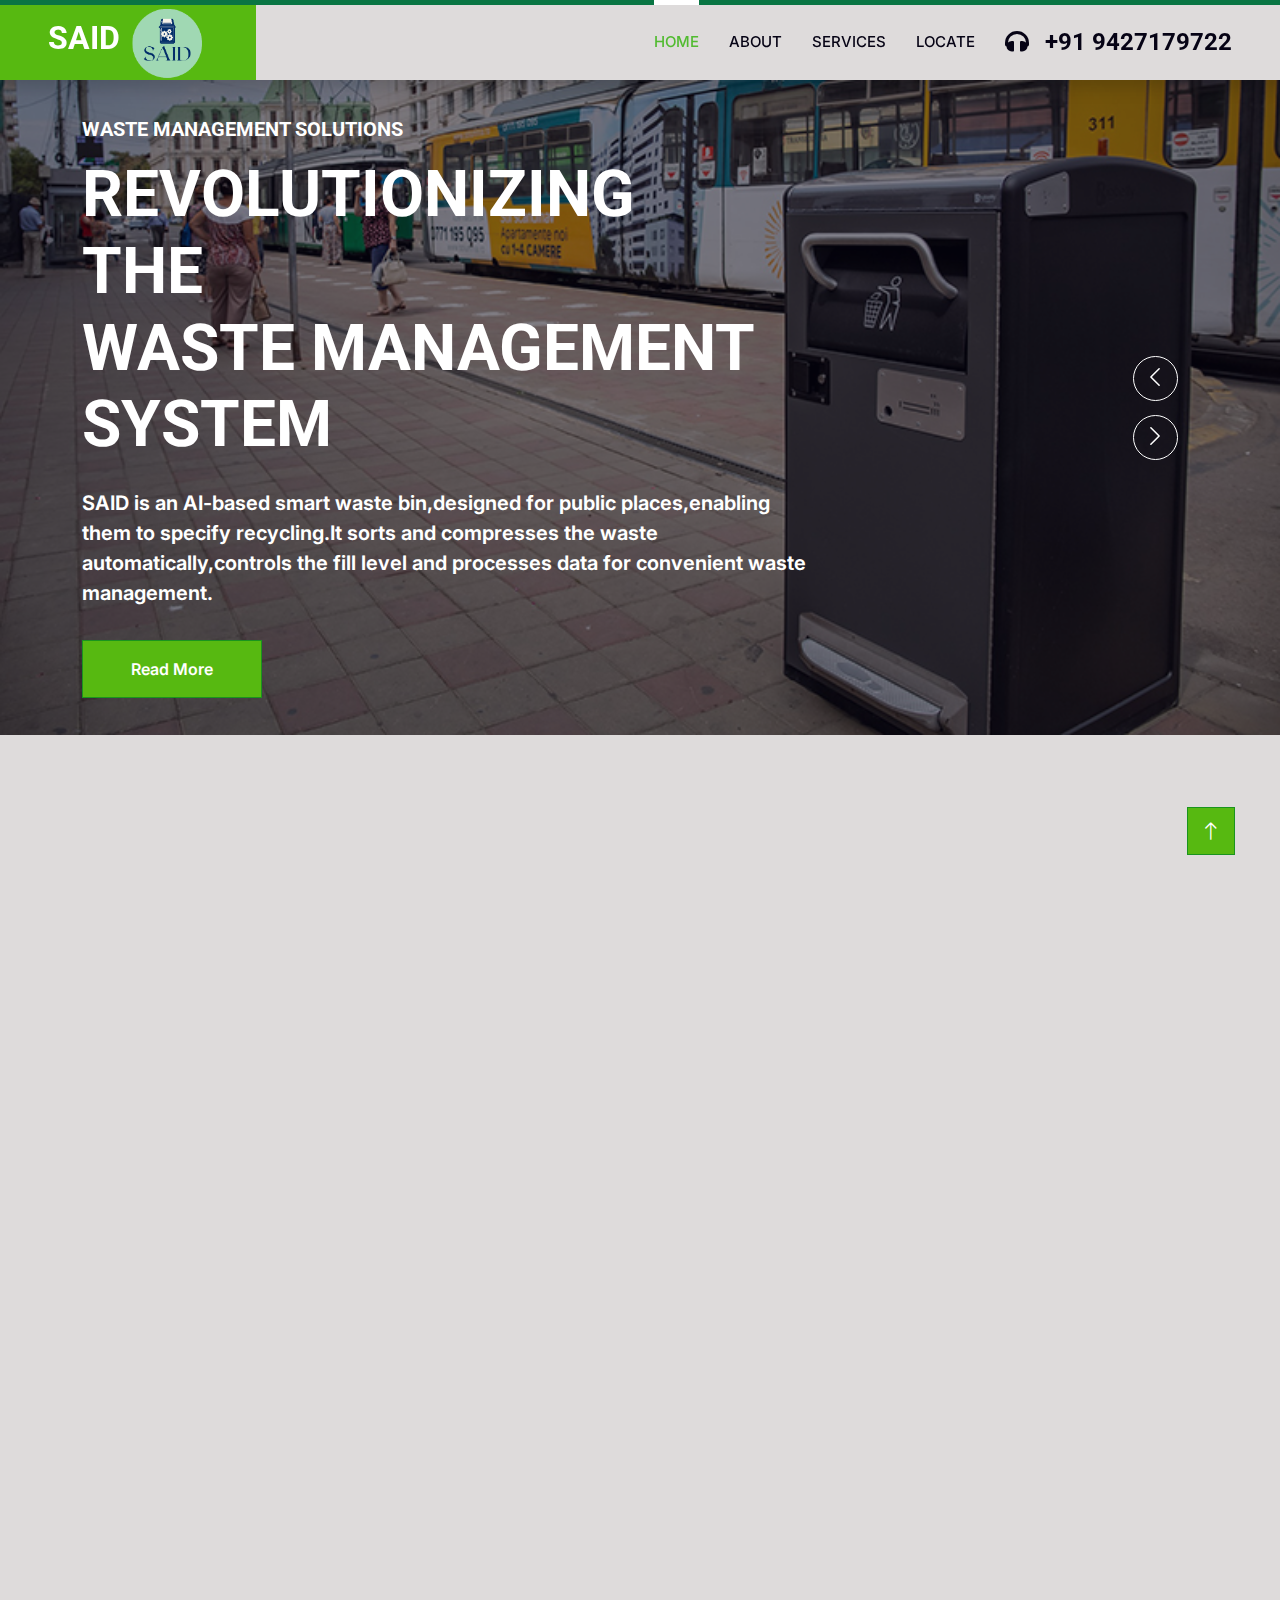
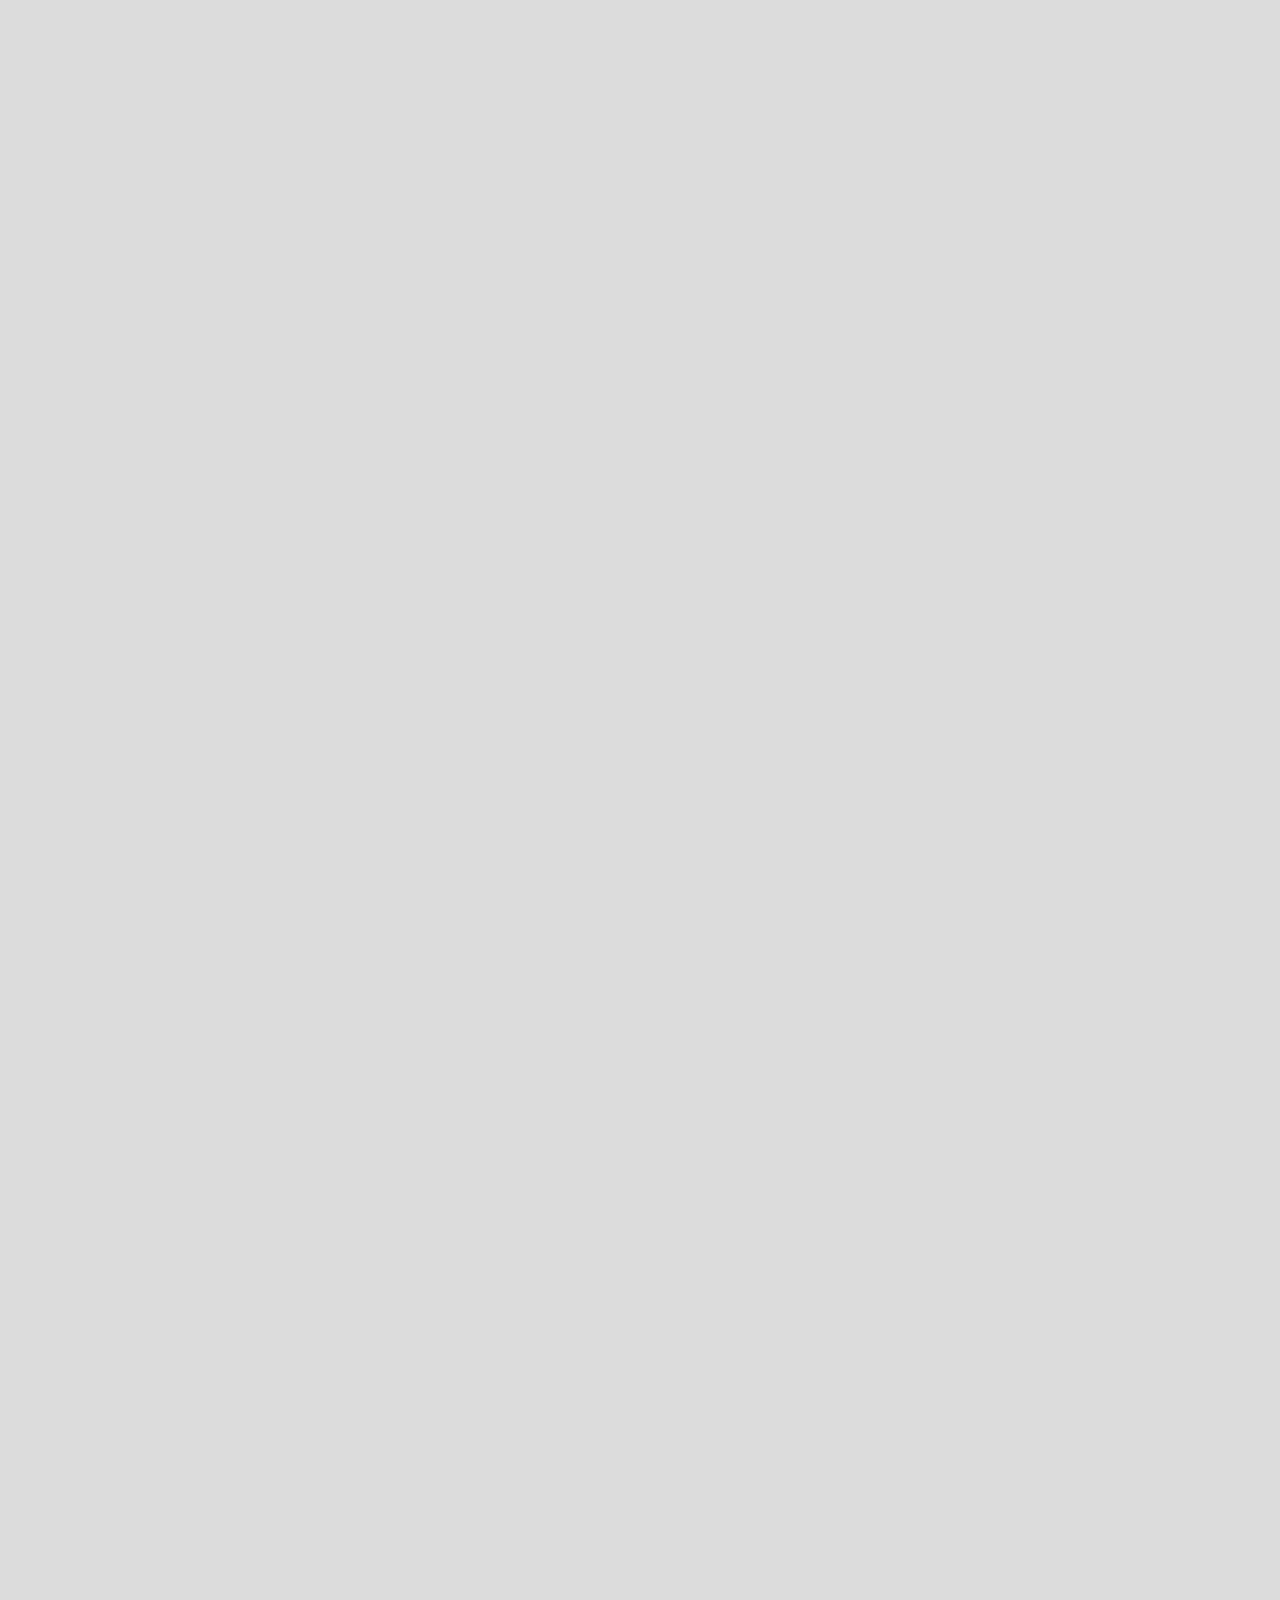
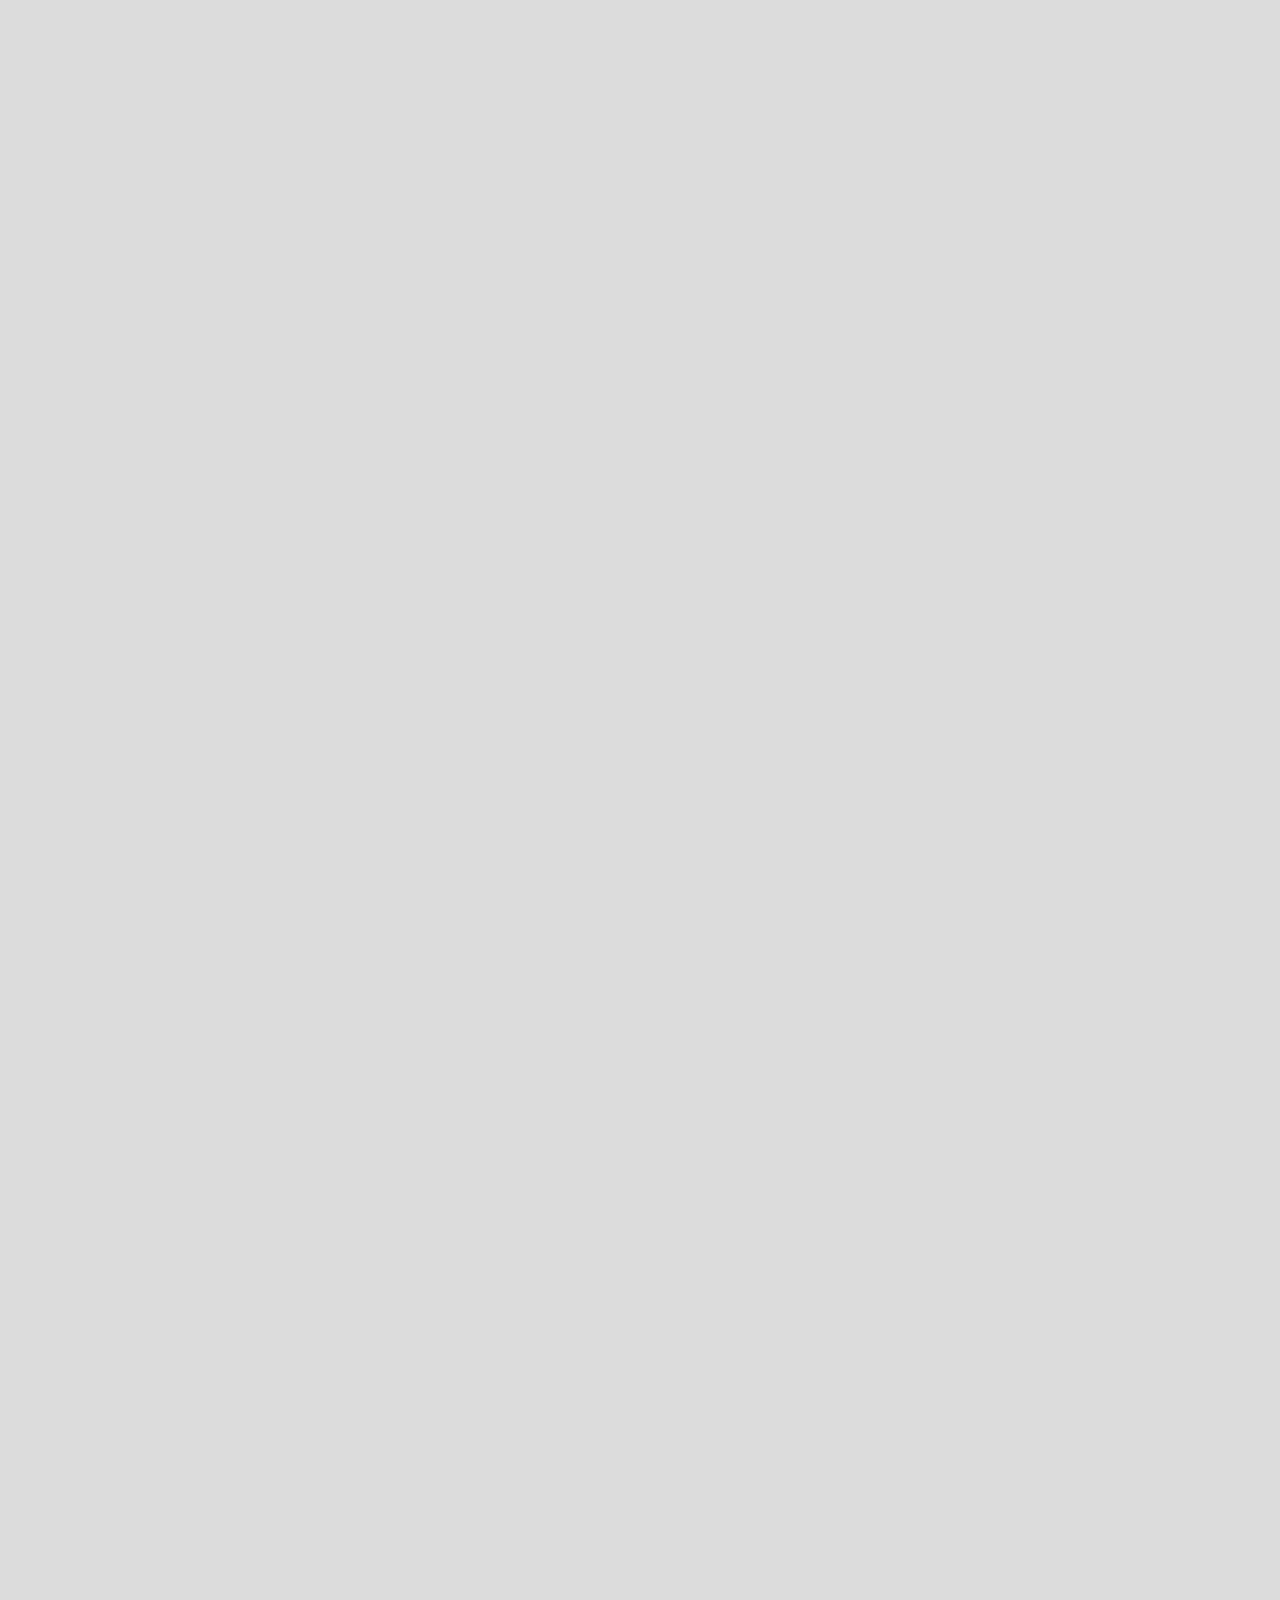
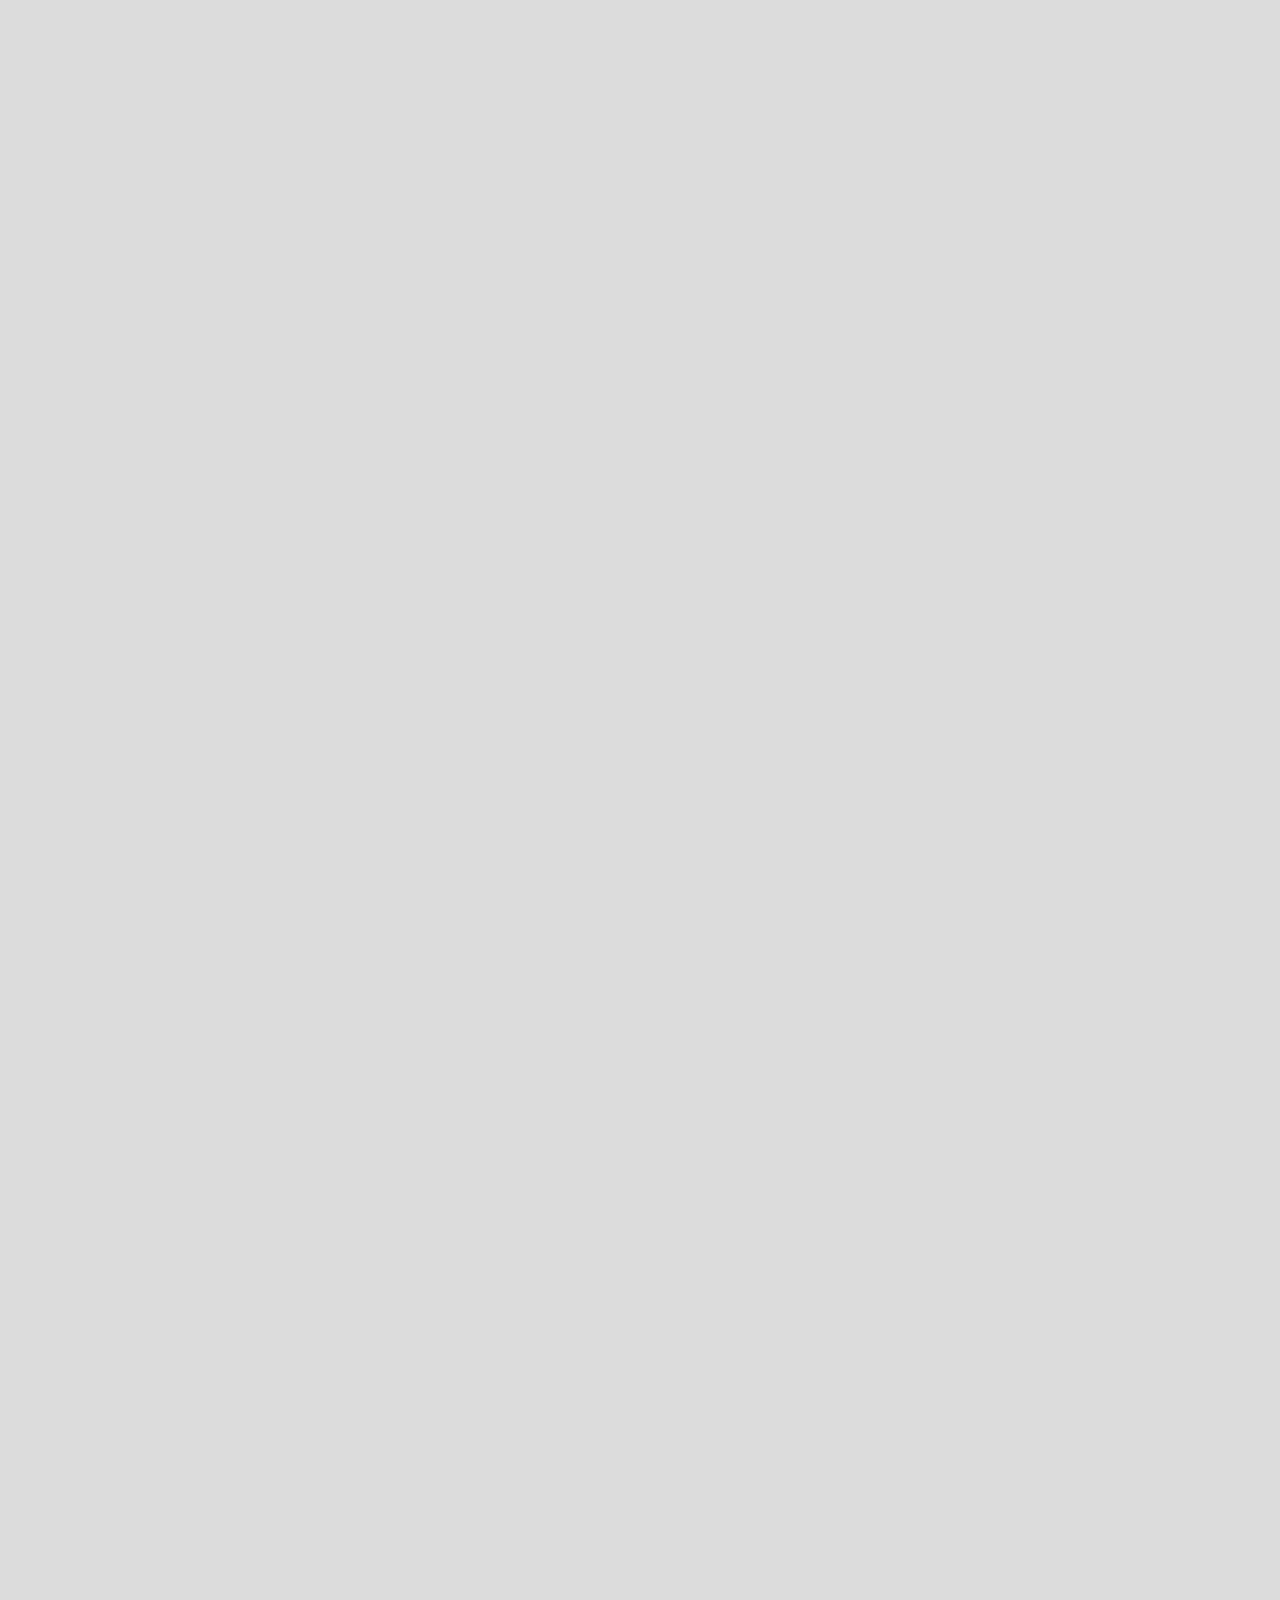
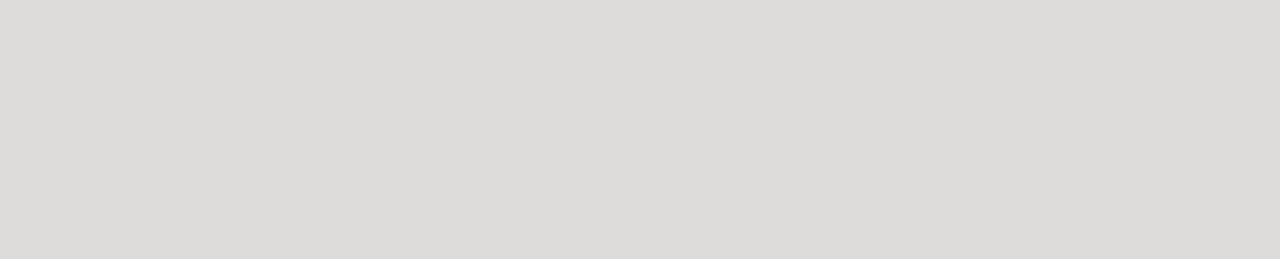
<file: index.html>
<!DOCTYPE html>
<html lang="en">

<head>
    <meta charset="utf-8">
    <title>SAID - Segregation Activated Integrated Device</title>
    <meta content="width=device-width, initial-scale=1.0" name="viewport">
    <meta content="" name="keywords">
    <meta content="" name="description">

    <!-- Favicon -->
    <link href="img/favicon.ico" rel="icon">

    <!-- Google Web Fonts -->
    <link rel="preconnect" href="https://fonts.googleapis.com">
    <link rel="preconnect" href="https://fonts.gstatic.com" crossorigin>
    <link href="https://fonts.googleapis.com/css2?family=Inter:wght@400;600&family=Roboto:wght@500;700&display=swap" rel="stylesheet">

    <!-- Icon Font Stylesheet -->
    <link href="https://cdnjs.cloudflare.com/ajax/libs/font-awesome/5.10.0/css/all.min.css" rel="stylesheet">
    <link href="https://cdn.jsdelivr.net/npm/bootstrap-icons@1.4.1/font/bootstrap-icons.css" rel="stylesheet">

    <!-- Libraries Stylesheet -->
    <link href="lib/animate/animate.min.css" rel="stylesheet">
    <link href="lib/owlcarousel/assets/owl.carousel.min.css" rel="stylesheet">

    <!-- Customized Bootstrap Stylesheet -->
    <link href="css/bootstrap.min.css" rel="stylesheet">

    <!-- Template Stylesheet -->
    <link href="css/style.css" rel="stylesheet">
</head>

<body>
    <!-- Spinner Start -->
    <div id="spinner" class="show bg-white position-fixed translate-middle w-100 vh-100 top-50 start-50 d-flex align-items-center justify-content-center">
        <div class="spinner-grow text-primary" style="width: 3rem; height: 3rem;" role="status">
            <span class="sr-only">Loading...</span>
        </div>
    </div>
    <!-- Spinner End -->


    <!-- Navbar Start -->
    <nav class="navbar navbar-expand-lg bg- navbar-light shadow border-top border-5 border-primary sticky-top p-0">
        <a href="index.html" class="navbar-brand bg-primary d-flex align-items-center px-4 px-lg-5">
        <h2 class="mb-2 text-white">SAID&nbsp;</h2>
             <img class="img-logo" src="img/logo.jpg" alt="" width="80" height="80">
        </a>
        <button type="button" class="navbar-toggler me-4" data-bs-toggle="collapse" data-bs-target="#navbarCollapse">
            <span class="navbar-toggler-icon"></span>
        </button>
        <div class="collapse navbar-collapse" id="navbarCollapse">
            <div class="navbar-nav ms-auto p-4 p-lg-0">
                <a href="index.html" class="nav-item nav-link active">Home</a>
                <a href="about.html" class="nav-item nav-link">About</a>
                <a href="service.html" class="nav-item nav-link">Services</a>
                <a href="contact.html" class="nav-item nav-link">Locate</a>
            </div>
            <h4 class="m-0 pe-lg-5 d-none d-lg-block"><i class="fa fa-headphones text-primary me-3"></i>+91 9427179722</h4>
        </div>
    </nav>
    <!-- Navbar End -->


    <!-- Carousel Start -->
    <div class="container-fluid p-0 pb-5">
        <div class="owl-carousel header-carousel position-relative mb-5">
            <div class="owl-carousel-item position-relative">
                <img class="img-fluid" src="img/carousel-1.jpg" alt="">
                <div class="position-absolute top-0 start-0 w-100 h-100 d-flex align-items-center" style="background: rgba(6, 3, 21, .5);">
                    <div class="container">
                        <div class="row justify-content-start">
                            <div class="col-10 col-lg-8">
                                <h5 class="text-white text-uppercase mb-3 animated slideInDown">Waste Management Solutions</h5>
                                <h1 class="display-3 text-white animated slideInDown mb-4">REVOLUTIONIZING <span class="text-primary"><br>THE</br> </span>WASTE MANAGEMENT SYSTEM</h1>
                                <p class="fs-5 fw-medium text-white mb-4 pb-2">SAID is an AI-based smart waste bin,designed for public places,enabling them to specify recycling.It sorts and compresses the waste automatically,controls the fill level and processes data for convenient waste management.</p>
                                <a href="test.html" class="btn btn-primary py-md-3 px-md-5 me-3 animated slideInLeft">Read More</a>
                                
                            </div>
                        </div>
                    </div>
                </div>
            </div>
            <div class="owl-carousel-item position-relative">
                <img class="img-fluid" src="img/carousel-2.jpg" alt="">
                <div class="position-absolute top-0 start-0 w-100 h-100 d-flex align-items-center" style="background: rgba(6, 3, 21, .5);">
                    <div class="container">
                        <div class="row justify-content-start">
                            <div class="col-10 col-lg-8">
                                <h5 class="text-white text-uppercase mb-3 animated slideInDown">LET'S SORT OUT</h5>
                                <h1 class="display-3 text-white animated slideInDown mb-4">#1 Place For Your<br> <span class="text-primary">WASTE</span> Solutions</h1>
                                <p class="fs-5 fw-medium text-white mb-4 pb-2">Our website provides information about the fill-level of your SAID-devices and notifies you when they need to be emptied.It also gives you detailed statistics and reports about waste production,taking CSR reporting to a whole new level.</p>
                                <a href="" class="btn btn-primary py-md-3 px-md-5 me-3 animated slideInLeft">Read More</a>
                                <a href="" class="btn btn-secondary py-md-3 px-md-5 animated slideInRight">Free Quote</a>
                            </div>
                        </div>
                    </div>
                </div>
            </div>
        </div>
    </div>
    <!-- Carousel End -->


    <!-- About Start -->
    <div class="container-fluid overflow-hidden py-5 px-lg-0">
        <div class="container about py-5 px-lg-0">
            <div class="row g-5 mx-lg-0">
                <div class="col-lg-6 ps-lg-0 wow fadeInLeft" data-wow-delay="0.1s" style="min-height: 400px;">
                    <div class="position-relative h-100">
                        <img class="position-absolute img-fluid w-100 h-100" src="img/about.jpg" style="object-fit: cover;" alt="">
                    </div>
                </div>
                <div class="col-lg-6 about-text wow fadeInUp" data-wow-delay="0.3s">
                    <h6 class="text-secondary text-uppercase mb-3">About Us</h6>
                    <h1 class="mb-5">Segregation Activated Integrated Device</h1>
                    <p class="mb-5"> Our system provides an IT-based solution to garbage collection providing greater accessibility, planning appropriately for the disposing process, and at the same time enabling the collection of garbage generation data.</p>
                    <div class="row g-4 mb-5">
                        <div class="col-sm-6 wow fadeIn" data-wow-delay="0.5s">
                            <i class="fa fa-globe fa-3x text-primary mb-3"></i>
                            <h5>Global Coverage</h5>
                            <p class="m-0">We're providing the global delivery of our product</p>
                        </div>
                        <div class="col-sm-6 wow fadeIn" data-wow-delay="0.7s">
                            <i class="fa fa-laptop fa-3x text-primary mb-3"></i>
                            <h5>Sustainability Performance</h5>
                            <p class="m-0">Our website provides information about the fill-level of your SAID devices and notifies you when they need to be emptied.</p>
                        </div>
                    </div>
                    <a href="" class="btn btn-primary py-3 px-5">Explore More</a>
                </div>
            </div>
        </div>
    </div>
    <!-- About End -->


    <!-- Fact Start -->
    <div class="container-xxl py-5">
        <div class="container py-5">
            <div class="row g-5">
                <div class="col-lg-6 wow fadeInUp" data-wow-delay="0.1s">
                    <h6 class="text-secondary text-uppercase mb-3">Some Facts</h6>
                    <h1 class="mb-5">#1 Place To Manage All Of Your Waste Segregation Solutions</h1>
                    <h2 class="mb-5">World's Greenest Companies Use SAID device</h2>
                    <div class="d-flex align-items-center">
                        <i class="fa fa-headphones fa-2x flex-shrink-0 bg-primary p-3 text-white"></i>
                        <div class="ps-4">
                            <h6>Call for any query!</h6>
                            <h3 class="text-primary m-0">+91 9427179722</h3>
                        </div>
                    </div>
                </div>
                <div class="col-lg-6">
                    <div class="row g-4 align-items-center">
                        <div class="col-sm-6">
                            <div class="bg-primary p-4 mb-4 wow fadeIn" data-wow-delay="0.3s">
                                <i class="fa fa-users fa-2x text-white mb-3"></i>
                                <h2 class="text-white mb-2" data-toggle="counter-up">2463</h2>
                                <p class="text-white mb-0">Happy Clients</p>
                            </div>
                            <div class="bg-secondary p-4 wow fadeIn" data-wow-delay="0.5s">
                                <i class="fa fa-ship fa-2x text-white mb-3"></i>
                                <h2 class="text-white mb-2" data-toggle="counter-up">2463</h2>
                                <p class="text-white mb-0">Complete Shipments</p>
                            </div>
                        </div>
                        <div class="col-sm-6">
                            <div class="bg-success p-4 wow fadeIn" data-wow-delay="0.7s">
                                <i class="fa fa-star fa-2x text-white mb-3"></i>
                                <h2 class="text-white mb-2" data-toggle="counter-up">1264</h2>
                                <p class="text-white mb-0">Customer Reviews</p>
                            </div>
                        </div>
                    </div>
                </div>
            </div>
        </div>
    </div>
    <!-- Fact End -->


    <!-- Service Start -->
    <div class="container-xxl py-5">
        <div class="container py-5">
            <div class="text-center wow fadeInUp" data-wow-delay="0.1s">
                <h6 class="text-secondary text-uppercase">Our Services</h6>
                <h1 class="mb-5">Explore Our Services</h1>
            </div>
            <div class="row g-4">
                <div class="col-md-6 col-lg-4 wow fadeInUp" data-wow-delay="0.3s">
                    <div class="service-item p-4">
                        <div class="overflow-hidden mb-4">
                            <img class="img-fluid" src="img/service-1.jpg" alt="">
                        </div>
                        <h4 class="mb-3">Waste Production Stats</h4>
                        <p>Data collection as per your waste</p>
                        <a class="btn-slide mt-2" href=""></a>
                    </div>
                </div>
                <div class="col-md-6 col-lg-4 wow fadeInUp" data-wow-delay="0.5s">
                    <div class="service-item p-4">
                        <div class="overflow-hidden mb-4">
                            <img class="img-fluid" src="img/service-2.jpg" alt="">
                        </div>
                        <h4 class="mb-3">Automatic Sorting</h4>
                        <p>Separating out dry and wet waste.</p>
                        <a class="btn-slide mt-2" href=""></span></a>
                    </div>
                </div>
                <div class="col-md-6 col-lg-4 wow fadeInUp" data-wow-delay="0.7s">
                    <div class="service-item p-4">
                        <div class="overflow-hidden mb-4">
                            <img class="img-fluid" src="img/service-3.jpg" alt="">
                        </div>
                        <h4 class="mb-3">Fill Level Alerts</h4>
                        <p>You will be notified when your bin reaches a certain limit.</p>
                        <a class="btn-slide mt-2" href=""></a>
                    </div>
                </div>
                <div class="col-md-6 col-lg-4 wow fadeInUp" data-wow-delay="0.3s">
                    <div class="service-item p-4">
                        <div class="overflow-hidden mb-4">
                            <img class="img-fluid" src="img/service-4.jpg" alt="">
                        </div>
                        <h4 class="mb-3">Maintenance info</h4>
                        <p>E-bin maintenance information.</p>
                        <a class="btn-slide mt-2" href=""></a>
                    </div>
                </div>
                <div class="col-md-6 col-lg-4 wow fadeInUp" data-wow-delay="0.5s">
                    <div class="service-item p-4">
                        <div class="overflow-hidden mb-4">
                            <img class="img-fluid" src="img/service-5.jpg" alt="">
                        </div>
                        <h4 class="mb-3">Global Delivery</h4>
                        <p>World wide delivery</p>
                        <a class="btn-slide mt-2" href=""></a>
                    </div>
                </div>
                <div class="col-md-6 col-lg-4 wow fadeInUp" data-wow-delay="0.7s">
                    <div class="service-item p-4">
                        <div class="overflow-hidden mb-4">
                            <img class="img-fluid" src="img/service-6.jpg" alt="">
                        </div>
                        <h4 class="mb-3">E-waste Solutions</h4>
                        <p>All types of segregation problem.</p>
                        <a class="btn-slide mt-2" href=""></a>
                    </div>
                </div>
            </div>
        </div>
    </div>
    <!-- Service End -->




    <!-- Pricing Start -->
    <div class="container-xxl py-5">
        <div class="container py-5">
            <div class="text-center wow fadeInUp" data-wow-delay="0.1s">
                <h6 class="text-secondary text-uppercase">Pricing Plan</h6>
                <h1 class="mb-5">Perfect Pricing Plan</h1>
            </div>
            <div class="row g-4">
                <div class="col-md-6 col-lg-4 wow fadeInUp" data-wow-delay="0.3s">
                    <div class="price-item">
                        <div class="border-bottom p-4 mb-4">
                            <h5 class="text-primary mb-1">SAID 1.0 | Architecture Bin </h5>
                            <h1 class="display-5 mb-0">
                                <small class="align-top" style="font-size: 22px; line-height: 45px;">$</small>99.00 
                                <!-- <small
                                    class="align-bottom" style="font-size: 16px; line-height: 40px;">/ Month</small> -->
                            </h1>
                        </div>
                        <div class="p-4 pt-0">
                            <p><i class="fa fa-check text-success me-3"></i>Feature 1</p>
                            <p><i class="fa fa-check text-success me-3"></i>Feature 2</p>
                            <p><i class="fa fa-check text-success me-3"></i>Feature 3</p>
    
                            <a class="btn-slide mt-2" href=""><i class="fa fa-arrow-right"></i><span >Order Now</span></a>
                        </div>
                    </div>
                </div>
                <div class="col-md-6 col-lg-4 wow fadeInUp" data-wow-delay="0.5s">
                    <div class="price-item">
                        <div class="border-bottom p-4 mb-4">
                            <h5 class="text-primary mb-1">SAID 1.1 | Advanced Architecture Bin</h5>
                            <h1 class="display-5 mb-0">
                                <small class="align-top" style="font-size: 22px; line-height: 45px;">$</small>149.00 
                                <!-- <small
                                    class="align-bottom" style="font-size: 16px; line-height: 40px;">/ Month</small> -->
                            </h1>
                        </div>
                        <div class="p-4 pt-0">
                            <p><i class="fa fa-check text-success me-3"></i>Feature 1</p>
                            <p><i class="fa fa-check text-success me-3"></i>Feature 2</p>
                            <p><i class="fa fa-check text-success me-3"></i>Feature 3</p>
                            <p><i class="fa fa-check text-success me-3"></i>Feature 4</p>

                            <a class="btn-slide mt-2" href=""><i class="fa fa-arrow-right"></i><span >Order Now</span></a>
                        </div>
                    </div>
                </div>
                <div class="col-md-6 col-lg-4 wow fadeInUp" data-wow-delay="0.7s">
                    <div class="price-item">
                        <div class="border-bottom p-4 mb-4">
                            <h5 class="text-primary mb-1">SAID 2.0 | Architecture Advanced Bin</h5>
                            <h1 class="display-5 mb-0">
                                <small class="align-top" style="font-size: 22px; line-height: 45px;">$</small>249.00
                                <!-- <small
                                    class="align-bottom" style="font-size: 16px; line-height: 40px;">/ Month</small> -->
                            </h1>
                        </div>
                        <div class="p-4 pt-0">
                            <p><i class="fa fa-check text-success me-3"></i>Feature 1</p>
                            <p><i class="fa fa-check text-success me-3"></i>Feature 2</p>
                            <p><i class="fa fa-check text-success me-3"></i>Feature 3</p>
                            <p><i class="fa fa-check text-success me-3"></i>Feature 4</p>
                            <p><i class="fa fa-check text-success me-3"></i>Feature 5</p>
                        
                             
                            <a class="btn-slide mt-2" href=""><i class="fa fa-arrow-right"></i><span >Order Now</span></a>
                        </div>
                    </div>
                </div>
            </div>
        </div>
    </div>
    <!-- Pricing End -->


    <!-- Quote Start -->
    <div class="container-xxl py-5">
        <div class="container py-5">
            <div class="row g-5 align-items-right">
                <div class="col-lg-5 wow fadeInUp" data-wow-delay="0.1s">
                    <h6 class="text-secondary text-uppercase mb-3">CONTACT US</h6>
                    <h1 class="mb-5">For any queries contact us!</h1>
                    
                        
                        <div class="ps-4">
                            
                        </div>
                    </div>
                </div>
                <div class="col-lg-7">
                    <div class="bg-light text-right p-5 wow fadeIn" data-wow-delay="0.5s">
                        <form>
                            <div class="row g-3">
                                <div class="col-12 col-sm-6">
                                    <input type="text" class="form-control border-0" placeholder="Your Name" style="height: 55px;">
                                </div>
                                <div class="col-12 col-sm-6">
                                    <input type="email" class="form-control border-0" placeholder="Your Email" style="height: 55px;">
                                </div>
                                <div class="col-12 col-sm-6">
                                    <input type="text" class="form-control border-0" placeholder="Your Mobile" style="height: 55px;">
                                </div>
                                <div class="col-12 col-sm-6">
                                    <select class="form-select border-0" style="height: 55px;">
                                        <option selected>Select A Device</option>
                                        <option value="1">Device 1</option>
                                        <option value="2">Device 2</option>
                                        <option value="3">Device 3</option>
                                    </select>
                                </div>
                                <div class="col-12">
                                    <textarea class="form-control border-0" placeholder="Query"></textarea>
                                </div>
                                <div class="col-12">
                                    <button class="btn btn-primary w-100 py-3" type="submit">Submit</button>
                                </div>
                            </div>
                        </form>
                    </div>
                </div>
            </div>
        </div>
    </div>
    <!-- Quote End -->
    <!-- Login page -->
    <div class="container-xxl py-5">
        <div class="container py-5">
            <div class="row g-5 align-items-center">
                <div class="col-lg-5 wow fadeInUp" data-wow-delay="0.1s">
                    
                    <h1 class="mb-5">Login/Signup to Your SAID Device</h1>
                    <p class="mb-5">Get stats of your SAID Device at your fingertips</p>
                    <div class="d-flex align-items-center">
                        <i class="fa fa-headphones fa-2x flex-shrink-0 bg-primary p-3 text-white"></i>
                        <div class="ps-4">
                            <h6>Call for any query!</h6>
                            <h3 class="text-primary m-0">+91 9427179722</h3>
                        </div>
                    </div>
                </div>
                <div class="col-lg-7">
                    <div class="bg-light text-center p-5 wow fadeIn" data-wow-delay="0.5s">
                        <form>
                            <div class="row g-3">
                                <div class="col-12 col-sm-6">
                                    <input type="text" class="form-control border-0" placeholder="Your Name" style="height: 55px;">
                                </div>
                                <div class="col-12 col-sm-6">
                                    <input type="email" class="form-control border-0" placeholder="Your Email" style="height: 55px;">
                                </div>
                                <div class="col-12 col-sm-6">
                                    <input type="text" class="form-control border-0" placeholder="Your Mobile" style="height: 55px;">
                                </div>
                                <div class="col-12 col-sm-6">
                                    <select class="form-select border-0" style="height: 55px;">
                                        <option selected>Select your device</option>
                                        <option value="1">Device 1</option>
                                        <option value="2">Device 2</option>
                                        <option value="3">Device 3</option>
                                    </select>
                                </div>
                                
                                
                                <a href="admin.html" class="btn btn-primary py-md-3 px-md-5 me-3 animated slideInLeft">Sign Up</a>
                                <a href="admin.html" class="btn btn-secondary py-md-3 px-md-5 animated slideInRight">Login</a>
                            </div>
                        </form>
                    </div>
                </div>
            </div>
        </div>
    </div>
    <!-- Login Page -->



    <!-- Testimonial Start -->
    <div class="container-xxl py-5 wow fadeInUp" data-wow-delay="0.1s">
        <div class="container py-5">
            <div class="text-center">
                <h6 class="text-secondary text-uppercase">Testimonial</h6>
                <h1 class="mb-0">Our Clients Say!</h1>
            </div>
            <div class="owl-carousel testimonial-carousel wow fadeInUp" data-wow-delay="0.1s">
                <div class="testimonial-item p-4 my-5">
                    <i class="fa fa-quote-right fa-3x text-light position-absolute top-0 end-0 mt-n3 me-4"></i>
                    <div class="d-flex align-items-end mb-4">
                        <img class="img-fluid flex-shrink-0" src="img/testimonial-1.jpg" style="width: 80px; height: 80px;">
                        <div class="ms-4">
                            <h5 class="mb-1">Client Name</h5>
                            <p class="m-0">Profession</p>
                        </div>
                    </div>
                    <p class="mb-0"> I am amazed by the convenience and efficiency of the SAID Devices I recently purchased. It automatically opens when I approach it and closes after I dispose of the waste.I no longer have to touch the bin with hands. Highly recommend!"
                    </p>
                </div>
                <div class="testimonial-item p-4 my-5">
                    <i class="fa fa-quote-right fa-3x text-light position-absolute top-0 end-0 mt-n3 me-4"></i>
                    <div class="d-flex align-items-end mb-4">
                        <img class="img-fluid flex-shrink-0" src="img/testimonial-2.jpg" style="width: 80px; height: 80px;">
                        <div class="ms-4">
                            <h5 class="mb-1">Client Name</h5>
                            <p class="m-0">Profession</p>
                        </div>
                    </div>
                    <p class="mb-0">The SAID Device in our office has made waste disposal so much easier and cleaner. It has sensors that detect when someone approaches, and it opens smoothly and quietly. It notifies our cleaning staff when the dustbin is filled to a particular level and also segregates waste automatically."
                    </p>
                </div>
                <div class="testimonial-item p-4 my-5">
                    <i class="fa fa-quote-right fa-3x text-light position-absolute top-0 end-0 mt-n3 me-4"></i>
                    <div class="d-flex align-items-end mb-4">
                        <img class="img-fluid flex-shrink-0" src="img/testimonial-3.jpg" style="width: 80px; height: 80px;">
                        <div class="ms-4">
                            <h5 class="mb-1">Client Name</h5>
                            <p class="m-0">Profession</p>
                        </div>
                    </div>
                    <p class="mb-0">It's a game-changer when it comes to managing waste. With its motion sensor, I can easily dispose of trash without having to juggle bags or lids. It's hygienic, stylish, and makes my life a lot more convenient."</p>
                </div>
                <div class="testimonial-item p-4 my-5">
                    <i class="fa fa-quote-right fa-3x text-light position-absolute top-0 end-0 mt-n3 me-4"></i>
                    <div class="d-flex align-items-end mb-4">
                        <img class="img-fluid flex-shrink-0" src="img/testimonial-4.jpg" style="width: 80px; height: 80px;">
                        <div class="ms-4">
                            <h5 class="mb-1">Client Name</h5>
                            <p class="m-0">Profession</p>
                        </div>
                    </div>
                    <p class="mb-0">Its an amazing device it senses motion and even segregates dry and wet waste by itself.</p>
                </div>
            </div>
        </div>
    </div>
    <!-- Testimonial End -->


    <!-- Footer Start -->
    <div class="container-fluid bg-dark text-light footer pt-5 wow fadeIn" data-wow-delay="0.1s" style="margin-top: 6rem;">
        <div class="container py-5">
            <div class="row g-5">
                <div class="col-lg-3 col-md-6">
                    <h4 class="text-light mb-4">Address</h4>
                    <p class="mb-2"><i class="fa fa-map-marker-alt me-3"></i>VIT Bhopal University,Madhya Pradesh</p>
                    <p class="mb-2"><i class="fa fa-phone-alt me-3"></i>+91 9427179722</p>
                    <p class="mb-2"><i class="fa fa-envelope me-3"></i>said@gmail.com</p>
                    <div class="d-flex pt-2">
                        <a class="btn btn-outline-light btn-social" href=""><i class="fab fa-twitter"></i></a>
                        <a class="btn btn-outline-light btn-social" href=""><i class="fab fa-facebook-f"></i></a>
                        <a class="btn btn-outline-light btn-social" href=""><i class="fab fa-youtube"></i></a>
                        <a class="btn btn-outline-light btn-social" href=""><i class="fab fa-linkedin-in"></i></a>
                    </div>
                </div>
                <div class="col-lg-3 col-md-6">
                    <h4 class="text-light mb-4">Services</h4>
                    <a class="btn btn-link" href="">Waste Production Stats</a>
                    <a class="btn btn-link" href="">Automatic Sorting</a>
                    <a class="btn btn-link" href="">Fill level Alerts</a>
                    <a class="btn btn-link" href="">Maintenance info.</a>
                    <a class="btn btn-link" href="">Global delivery</a>
                </div>
                <div class="col-lg-3 col-md-6">
                    <h4 class="text-light mb-4">Quick Links</h4>
                    <a class="btn btn-link" href="">About Us</a>
                    <a class="btn btn-link" href="">Contact Us</a>
                    <a class="btn btn-link" href="">Our Services</a>
                    <a class="btn btn-link" href="">Terms & Condition</a>
                    <a class="btn btn-link" href="">Support</a>
                </div>
                <div class="col-lg-3 col-md-6">
                    <h4 class="text-light mb-4">Drop Your Queries</h4>
                    <div class="position-relative mx-auto" style="max-width: 400px;">
                        <input class="form-control border-0 w-100 py-3 ps-4 pe-5" type="text" placeholder="Your email">
                        <button type="button" class="btn btn-primary py-2 position-absolute top-0 end-0 mt-2 me-2">Submit</button>
                    </div>
                </div>
            </div>
        </div>
        <div class="container">
            <div class="copyright">
                <div class="row">
                    <div class="col-md-6 text-center text-md-start mb-3 mb-md-0">
                        &copy; <a class="border-bottom" href="#">SAID</a>, All Right Reserved.
                    </div>
                    <div class="col-md-6 text-center text-md-end">
                        <!--/*** This template is free as long as you keep the footer author’s credit link/attribution link/backlink. If you'd like to use the template without the footer author’s credit link/attribution link/backlink, you can purchase the Credit Removal License from "https://htmlcodex.com/credit-removal". Thank you for your support. ***/-->
                        Designed By <a class="border-bottom" href="https://htmlcodex.com">SAID Corporation</a>
                    </div>
                </div>
            </div>
        </div>
    </div>
    <!-- Footer End -->


    <!-- Back to Top -->
    <a href="#" class="btn btn-lg btn-primary btn-lg-square rounded-0 back-to-top"><i class="bi bi-arrow-up"></i></a>


    <!-- JavaScript Libraries -->
    <script src="https://code.jquery.com/jquery-3.4.1.min.js"></script>
    <script src="https://cdn.jsdelivr.net/npm/bootstrap@5.0.0/dist/js/bootstrap.bundle.min.js"></script>
    <script src="lib/wow/wow.min.js"></script>
    <script src="lib/easing/easing.min.js"></script>
    <script src="lib/waypoints/waypoints.min.js"></script>
    <script src="lib/counterup/counterup.min.js"></script>
    <script src="lib/owlcarousel/owl.carousel.min.js"></script>

    <!-- Template Javascript -->
    <script src="js/main.js"></script>
</body>

</html>
</file>
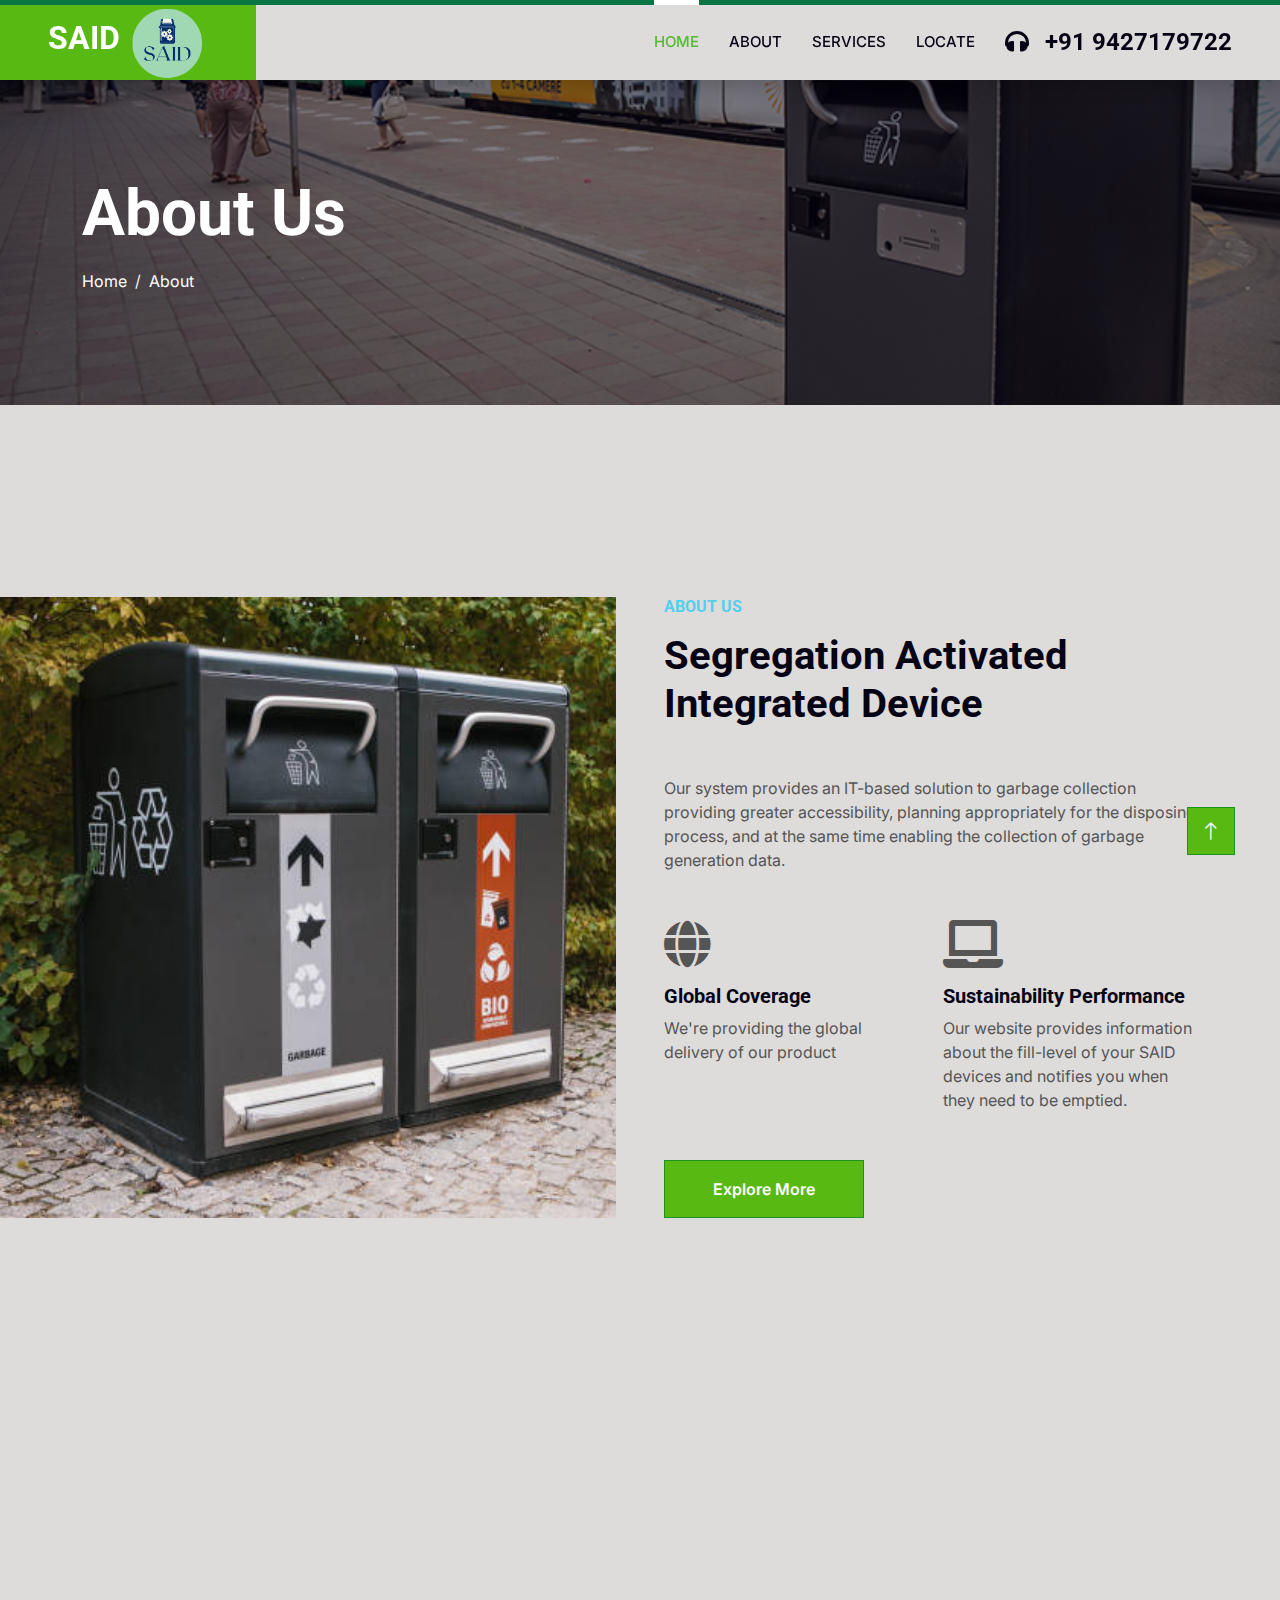
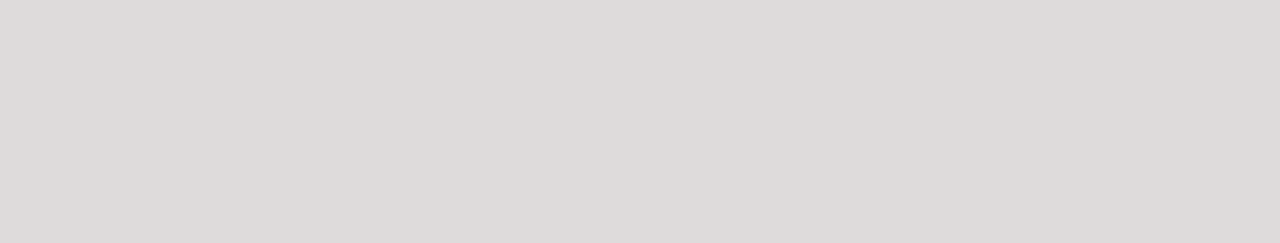
<file: about.html>
<!DOCTYPE html>
<html lang="en">

<head>
    <meta charset="utf-8">
    <title>SAID - Segregation Activated Integrated Device</title>
    <meta content="width=device-width, initial-scale=1.0" name="viewport">
    <meta content="" name="keywords">
    <meta content="" name="description">

    <!-- Favicon -->
    <link href="img/favicon.ico" rel="icon">

    <!-- Google Web Fonts -->
    <link rel="preconnect" href="https://fonts.googleapis.com">
    <link rel="preconnect" href="https://fonts.gstatic.com" crossorigin>
    <link href="https://fonts.googleapis.com/css2?family=Inter:wght@400;600&family=Roboto:wght@500;700&display=swap" rel="stylesheet">

    <!-- Icon Font Stylesheet -->
    <link href="https://cdnjs.cloudflare.com/ajax/libs/font-awesome/5.10.0/css/all.min.css" rel="stylesheet">
    <link href="https://cdn.jsdelivr.net/npm/bootstrap-icons@1.4.1/font/bootstrap-icons.css" rel="stylesheet">

    <!-- Libraries Stylesheet -->
    <link href="lib/animate/animate.min.css" rel="stylesheet">
    <link href="lib/owlcarousel/assets/owl.carousel.min.css" rel="stylesheet">

    <!-- Customized Bootstrap Stylesheet -->
    <link href="css/bootstrap.min.css" rel="stylesheet">

    <!-- Template Stylesheet -->
    <link href="css/style.css" rel="stylesheet">
</head>

<body>
    <!-- Spinner Start -->
    <div id="spinner" class="show bg-white position-fixed translate-middle w-100 vh-100 top-50 start-50 d-flex align-items-center justify-content-center">
        <div class="spinner-grow text-primary" style="width: 3rem; height: 3rem;" role="status">
            <span class="sr-only">Loading...</span>
        </div>
    </div>
    <!-- Spinner End -->

    <!-- Navbar Start -->
    <nav class="navbar navbar-expand-lg bg- navbar-light shadow border-top border-5 border-primary sticky-top p-0">
        <a href="index.html" class="navbar-brand bg-primary d-flex align-items-center px-4 px-lg-5">
        <h2 class="mb-2 text-white">SAID&nbsp;</h2>
             <img class="img-logo" src="img/logo.jpg" alt="" width="80" height="80">
        </a>
        <button type="button" class="navbar-toggler me-4" data-bs-toggle="collapse" data-bs-target="#navbarCollapse">
            <span class="navbar-toggler-icon"></span>
        </button>
        <div class="collapse navbar-collapse" id="navbarCollapse">
            <div class="navbar-nav ms-auto p-4 p-lg-0">
                <a href="index.html" class="nav-item nav-link active">Home</a>
                <a href="about.html" class="nav-item nav-link">About</a>
                <a href="service.html" class="nav-item nav-link">Services</a>
                <a href="contact.html" class="nav-item nav-link">Locate</a>
            </div>
            <h4 class="m-0 pe-lg-5 d-none d-lg-block"><i class="fa fa-headphones text-primary me-3"></i>+91 9427179722</h4>
        </div>
    </nav>
    <!-- Navbar End -->


    <!-- Page Header Start -->
    <div class="container-fluid page-header py-5" style="margin-bottom: 6rem;">
        <div class="container py-5">
            <h1 class="display-3 text-white mb-3 animated slideInDown">About Us</h1>
            <nav aria-label="breadcrumb animated slideInDown">
                <ol class="breadcrumb">
                    <li class="breadcrumb-item"><a class="text-white" href="#">Home</a></li>
                    
                    <li class="breadcrumb-item text-white active" aria-current="page">About</li>
                </ol>
            </nav>
        </div>
    </div>
    <!-- Page Header End -->

    <!-- About Start -->
    <div class="container-fluid overflow-hidden py-5 px-lg-0">
        <div class="container about py-5 px-lg-0">
            <div class="row g-5 mx-lg-0">
                <div class="col-lg-6 ps-lg-0 wow fadeInLeft" data-wow-delay="0.1s" style="min-height: 400px;">
                    <div class="position-relative h-100">
                        <img class="position-absolute img-fluid w-100 h-100" src="img/about.jpg" style="object-fit: cover;" alt="">
                    </div>
                </div>
                <div class="col-lg-6 about-text wow fadeInUp" data-wow-delay="0.3s">
                    <h6 class="text-secondary text-uppercase mb-3">About Us</h6>
                    <h1 class="mb-5">Segregation Activated Integrated Device</h1>
                    <p class="mb-5"> Our system provides an IT-based solution to garbage collection providing greater accessibility, planning appropriately for the disposing process, and at the same time enabling the collection of garbage generation data.</p>
                    <div class="row g-4 mb-5">
                        <div class="col-sm-6 wow fadeIn" data-wow-delay="0.5s">
                            <i class="fa fa-globe fa-3x text-primary mb-3"></i>
                            <h5>Global Coverage</h5>
                            <p class="m-0">We're providing the global delivery of our product</p>
                        </div>
                        <div class="col-sm-6 wow fadeIn" data-wow-delay="0.7s">
                            <i class="fa fa-laptop fa-3x text-primary mb-3"></i>
                            <h5>Sustainability Performance</h5>
                            <p class="m-0">Our website provides information about the fill-level of your SAID devices and notifies you when they need to be emptied.</p>
                        </div>
                    </div>
                    <a href="" class="btn btn-primary py-3 px-5">Explore More</a>
                </div>
            </div>
        </div>
    </div>
    <!-- About End -->
    

    <!-- Footer Start -->
    <div class="container-fluid bg-dark text-light footer pt-5 wow fadeIn" data-wow-delay="0.1s" style="margin-top: 6rem;">
        <div class="container py-5">
            <div class="row g-5">
                <div class="col-lg-3 col-md-6">
                    <h4 class="text-light mb-4">Address</h4>
                    <p class="mb-2"><i class="fa fa-map-marker-alt me-3"></i>VIT Bhopal University,Madhya Pradesh</p>
                    <p class="mb-2"><i class="fa fa-phone-alt me-3"></i>+91 9427179722</p>
                    <p class="mb-2"><i class="fa fa-envelope me-3"></i>said@gmail.com</p>
                    <div class="d-flex pt-2">
                        <a class="btn btn-outline-light btn-social" href=""><i class="fab fa-twitter"></i></a>
                        <a class="btn btn-outline-light btn-social" href=""><i class="fab fa-facebook-f"></i></a>
                        <a class="btn btn-outline-light btn-social" href=""><i class="fab fa-youtube"></i></a>
                        <a class="btn btn-outline-light btn-social" href=""><i class="fab fa-linkedin-in"></i></a>
                    </div>
                </div>
                <div class="col-lg-3 col-md-6">
                    <h4 class="text-light mb-4">Services</h4>
                    <a class="btn btn-link" href="">Waste Production Stats</a>
                    <a class="btn btn-link" href="">Automatic Sorting</a>
                    <a class="btn btn-link" href="">Fill level Alerts</a>
                    <a class="btn btn-link" href="">Maintenance info.</a>
                    <a class="btn btn-link" href="">Global delivery</a>
                </div>
                <div class="col-lg-3 col-md-6">
                    <h4 class="text-light mb-4">Quick Links</h4>
                    <a class="btn btn-link" href="">About Us</a>
                    <a class="btn btn-link" href="">Contact Us</a>
                    <a class="btn btn-link" href="">Our Services</a>
                    <a class="btn btn-link" href="">Terms & Condition</a>
                    <a class="btn btn-link" href="">Support</a>
                </div>
                <div class="col-lg-3 col-md-6">
                    <h4 class="text-light mb-4">Drop Your Queries</h4>
                    <div class="position-relative mx-auto" style="max-width: 400px;">
                        <input class="form-control border-0 w-100 py-3 ps-4 pe-5" type="text" placeholder="Your email">
                        <button type="button" class="btn btn-primary py-2 position-absolute top-0 end-0 mt-2 me-2">Submit</button>
                    </div>
                </div>
            </div>
        </div>
        <div class="container">
            <div class="copyright">
                <div class="row">
                    <div class="col-md-6 text-center text-md-start mb-3 mb-md-0">
                        &copy; <a class="border-bottom" href="#">SAID</a>, All Right Reserved.
                    </div>
                    <div class="col-md-6 text-center text-md-end">
                        <!--/*** This template is free as long as you keep the footer author’s credit link/attribution link/backlink. If you'd like to use the template without the footer author’s credit link/attribution link/backlink, you can purchase the Credit Removal License from "https://htmlcodex.com/credit-removal". Thank you for your support. ***/-->
                        Designed By <a class="border-bottom" href="https://htmlcodex.com">SAID Corporation</a>
                    </div>
                </div>
            </div>
        </div>
    </div>
    <!-- Footer End -->


        


    <!-- Back to Top -->
    <a href="#" class="btn btn-lg btn-primary btn-lg-square rounded-0 back-to-top"><i class="bi bi-arrow-up"></i></a>


    <!-- JavaScript Libraries -->
    <script src="https://code.jquery.com/jquery-3.4.1.min.js"></script>
    <script src="https://cdn.jsdelivr.net/npm/bootstrap@5.0.0/dist/js/bootstrap.bundle.min.js"></script>
    <script src="lib/wow/wow.min.js"></script>
    <script src="lib/easing/easing.min.js"></script>
    <script src="lib/waypoints/waypoints.min.js"></script>
    <script src="lib/counterup/counterup.min.js"></script>
    <script src="lib/owlcarousel/owl.carousel.min.js"></script>

    <!-- Template Javascript -->
    <script src="js/main.js"></script>
</body>

</html>
</file>
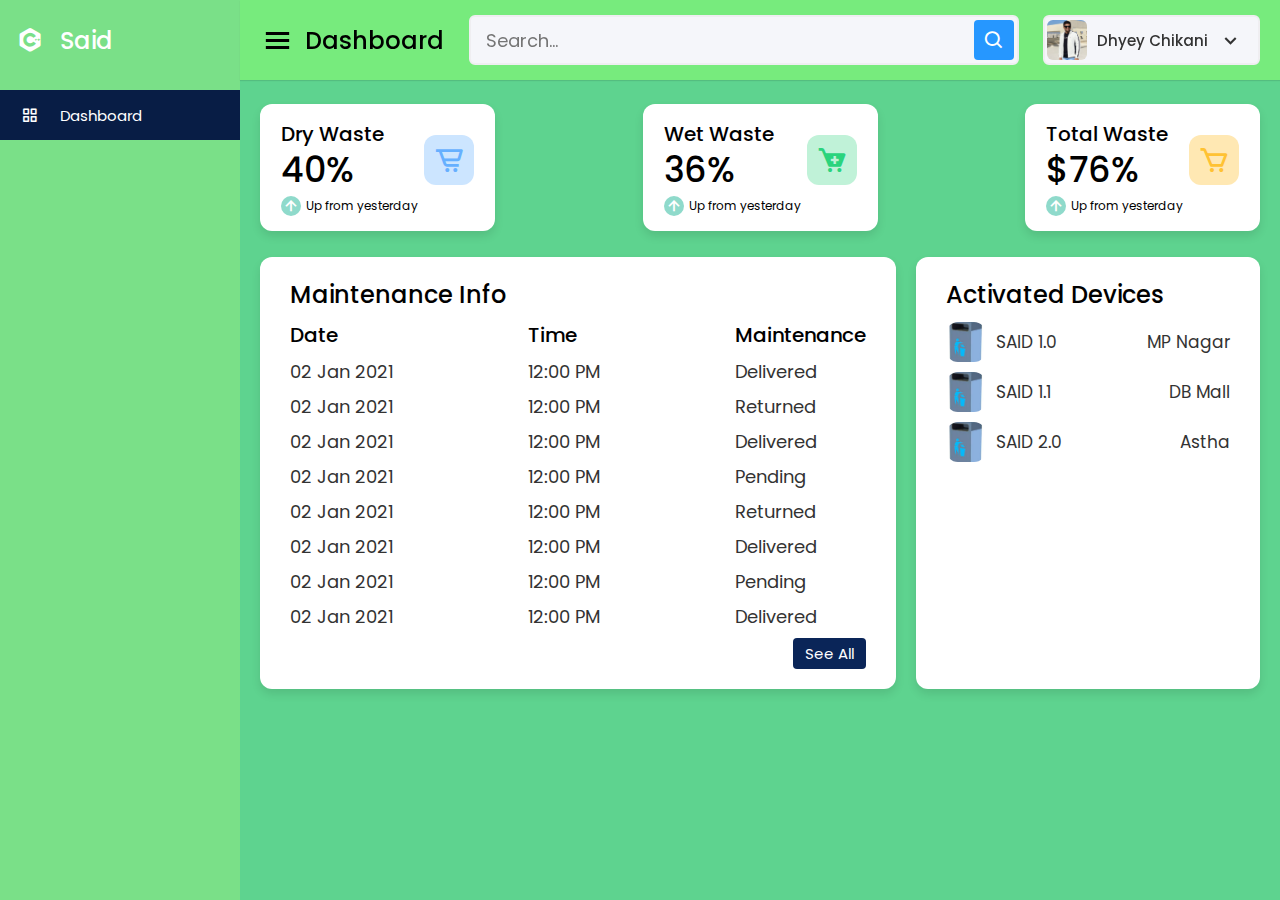
<file: admin.html>
<!DOCTYPE html>
<!-- Coding by CodingNepal | www.codingnepalweb.com -->
<html lang="en" dir="ltr">
  <head>
    <meta charset="UTF-8">
    <title> Responsiive Admin Dashboard | CodingLab </title>
    <link rel="stylesheet" href="admin.css">
    <!-- Boxicons CDN Link -->
    <link href='https://unpkg.com/boxicons@2.0.7/css/boxicons.min.css' rel='stylesheet'>
     <meta name="viewport" content="width=device-width, initial-scale=1.0">
   </head>
<body>
  <div class="sidebar">
    <div class="logo-details">
      <i class='bx bxl-c-plus-plus'></i>
      <span class="logo_name">Said</span>
    </div>
      <ul class="nav-links">
        <li>
          <a href="#" class="active">
            <i class='bx bx-grid-alt' ></i>
            <span class="links_name">Dashboard</span>
          </a>
        </li>
        <!-- <li>
          <a href="#">
            <i class='bx bx-box' ></i>
            <span class="links_name">Product</span>
          </a>
        </li>
        <li>
          <a href="#">
            <i class='bx bx-list-ul' ></i>
            <span class="links_name">Order list</span>
          </a>
        </li>
        <li>
          <a href="#">
            <i class='bx bx-pie-chart-alt-2' ></i>
            <span class="links_name">Analytics</span>
          </a>
        </li>
        <li>
          <a href="#">
            <i class='bx bx-coin-stack' ></i>
            <span class="links_name">Stock</span>
          </a>
        </li>
        <li>
          <a href="#">
            <i class='bx bx-book-alt' ></i>
            <span class="links_name">Total order</span>
          </a>
        </li>
        <li>
          <a href="#">
            <i class='bx bx-user' ></i>
            <span class="links_name">Team</span>
          </a>
        </li>
        <li>
          <a href="#">
            <i class='bx bx-message' ></i>
            <span class="links_name">Messages</span>
          </a>
        </li>
        <li>
          <a href="#">
            <i class='bx bx-heart' ></i>
            <span class="links_name">Favrorites</span>
          </a>
        </li>
        <li>
          <a href="#">
            <i class='bx bx-cog' ></i>
            <span class="links_name">Setting</span>
          </a>
        </li>
        <li class="log_out">
          <a href="#">
            <i class='bx bx-log-out'></i>
            <span class="links_name">Log out</span>
          </a>
        </li> -->
      </ul>
  </div>
  <section class="home-section">
    <nav>
      <div class="sidebar-button">
        <i class='bx bx-menu sidebarBtn'></i>
        <span class="dashboard">Dashboard</span>
      </div>
      <div class="search-box">
        <input type="text" placeholder="Search...">
        <i class='bx bx-search' ></i>
      </div>
      <div class="profile-details">
        <img src="images/profile.jpg" alt="">
        <span class="admin_name">Dhyey Chikani</span>
        <i class='bx bx-chevron-down' ></i>
      </div>
    </nav>

    <div class="home-content">
      <div class="overview-boxes">
        <div class="box">
          <div class="right-side">
            <div class="box-topic">Dry Waste</div>
            <div class="number">40%</div>
            <div class="indicator">
              <i class='bx bx-up-arrow-alt'></i>
              <span class="text">Up from yesterday</span>
            </div>
          </div>
          <i class='bx bx-cart-alt cart'></i>
        </div>
        <div class="box">
          <div class="right-side">
            <div class="box-topic">Wet Waste</div>
            <div class="number">36%</div>
            <div class="indicator">
              <i class='bx bx-up-arrow-alt'></i>
              <span class="text">Up from yesterday</span>
            </div>
          </div>
          <i class='bx bxs-cart-add cart two' ></i>
        </div>
        <div class="box">
          <div class="right-side">
            <div class="box-topic">Total Waste</div>
            <div class="number">$76%</div>
            <div class="indicator">
              <i class='bx bx-up-arrow-alt'></i>
              <span class="text">Up from yesterday</span>
            </div>
          </div>
          <i class='bx bx-cart cart three' ></i>
        </div>
        <!-- <div class="box">
          <div class="right-side">
            <div class="box-topic">Total Return</div>
            <div class="number">11,086</div>
            <div class="indicator">
              <i class='bx bx-down-arrow-alt down'></i>
              <span class="text">Down From Today</span>
            </div>
          </div>
          <i class='bx bxs-cart-download cart four' ></i>
        </div> -->
      </div>

      <div class="sales-boxes">
        <div class="recent-sales box">
          <div class="title">Maintenance Info</div>
          <div class="sales-details">
            <ul class="details">
              <li class="topic">Date</li>
              <li><a href="#">02 Jan 2021</a></li>
              <li><a href="#">02 Jan 2021</a></li>
              <li><a href="#">02 Jan 2021</a></li>
              <li><a href="#">02 Jan 2021</a></li>
              <li><a href="#">02 Jan 2021</a></li>
              <li><a href="#">02 Jan 2021</a></li>
              <li><a href="#">02 Jan 2021</a></li>
              <li><a href="#">02 Jan 2021</a></li>
            </ul>
            <ul class="details">
            <li class="topic">Time</li>
            <li><a href="#">12:00 PM</a></li>
            <li><a href="#">12:00 PM</a></li>
            <li><a href="#">12:00 PM</a></li>
            <li><a href="#">12:00 PM</a></li>
            <li><a href="#">12:00 PM</a></li>
            <li><a href="#">12:00 PM</a></li>
            <li><a href="#">12:00 PM</a></li>
            <li><a href="#">12:00 PM</a></li>
            
            
          </ul>
          <ul class="details">
            <li class="topic">Maintenance</li>
            <li><a href="#">Delivered</a></li>
            <li><a href="#">Returned</a></li>
            <li><a href="#">Delivered</a></li>
            <li><a href="#">Pending</a></li>
            <li><a href="#">Returned</a></li>
            <li><a href="#">Delivered</a></li>
             <li><a href="#">Pending</a></li>
            <li><a href="#">Delivered</a></li>
          </ul>
          <!-- <ul class="details">
            <li class="topic">Total</li>
            <li><a href="#">$204.98</a></li>
            <li><a href="#">$24.55</a></li>
            <li><a href="#">$25.88</a></li>
            <li><a href="#">$170.66</a></li>
            <li><a href="#">$56.56</a></li>
            <li><a href="#">$44.95</a></li>
            <li><a href="#">$67.33</a></li>
             <li><a href="#">$23.53</a></li>
             <li><a href="#">$46.52</a></li>
          </ul> -->
          </div>
          <div class="button">
            <a href="#">See All</a>
          </div>
        </div>
        <div class="top-sales box">
          <div class="title">Activated Devices</div>
          <ul class="top-sales-details">
            <li>
            <a href="#">
              <img src="images/bin.jpg" alt="">
              <span class="product">SAID 1.0</span>
            </a>
            <span class="price">MP Nagar</span>
          </li>
          <li>
            <a href="#">
               <img src="images/bin.jpg" alt="">
              <span class="product">SAID 1.1 </span>
            </a>
            <span class="price">DB Mall</span>
          </li>
          <li>
            <a href="#">
             <img src="images/bin.jpg" alt="">
              <span class="product">SAID 2.0</span>
            </a>
            <span class="price">Astha</span>
          </li>
          
          </ul>
        </div>
      </div>
    </div>
  </section>

  <script>
   let sidebar = document.querySelector(".sidebar");
let sidebarBtn = document.querySelector(".sidebarBtn");
sidebarBtn.onclick = function() {
  sidebar.classList.toggle("active");
  if(sidebar.classList.contains("active")){
  sidebarBtn.classList.replace("bx-menu" ,"bx-menu-alt-right");
}else
  sidebarBtn.classList.replace("bx-menu-alt-right", "bx-menu");
}
 </script>

</body>
</html>
</file>
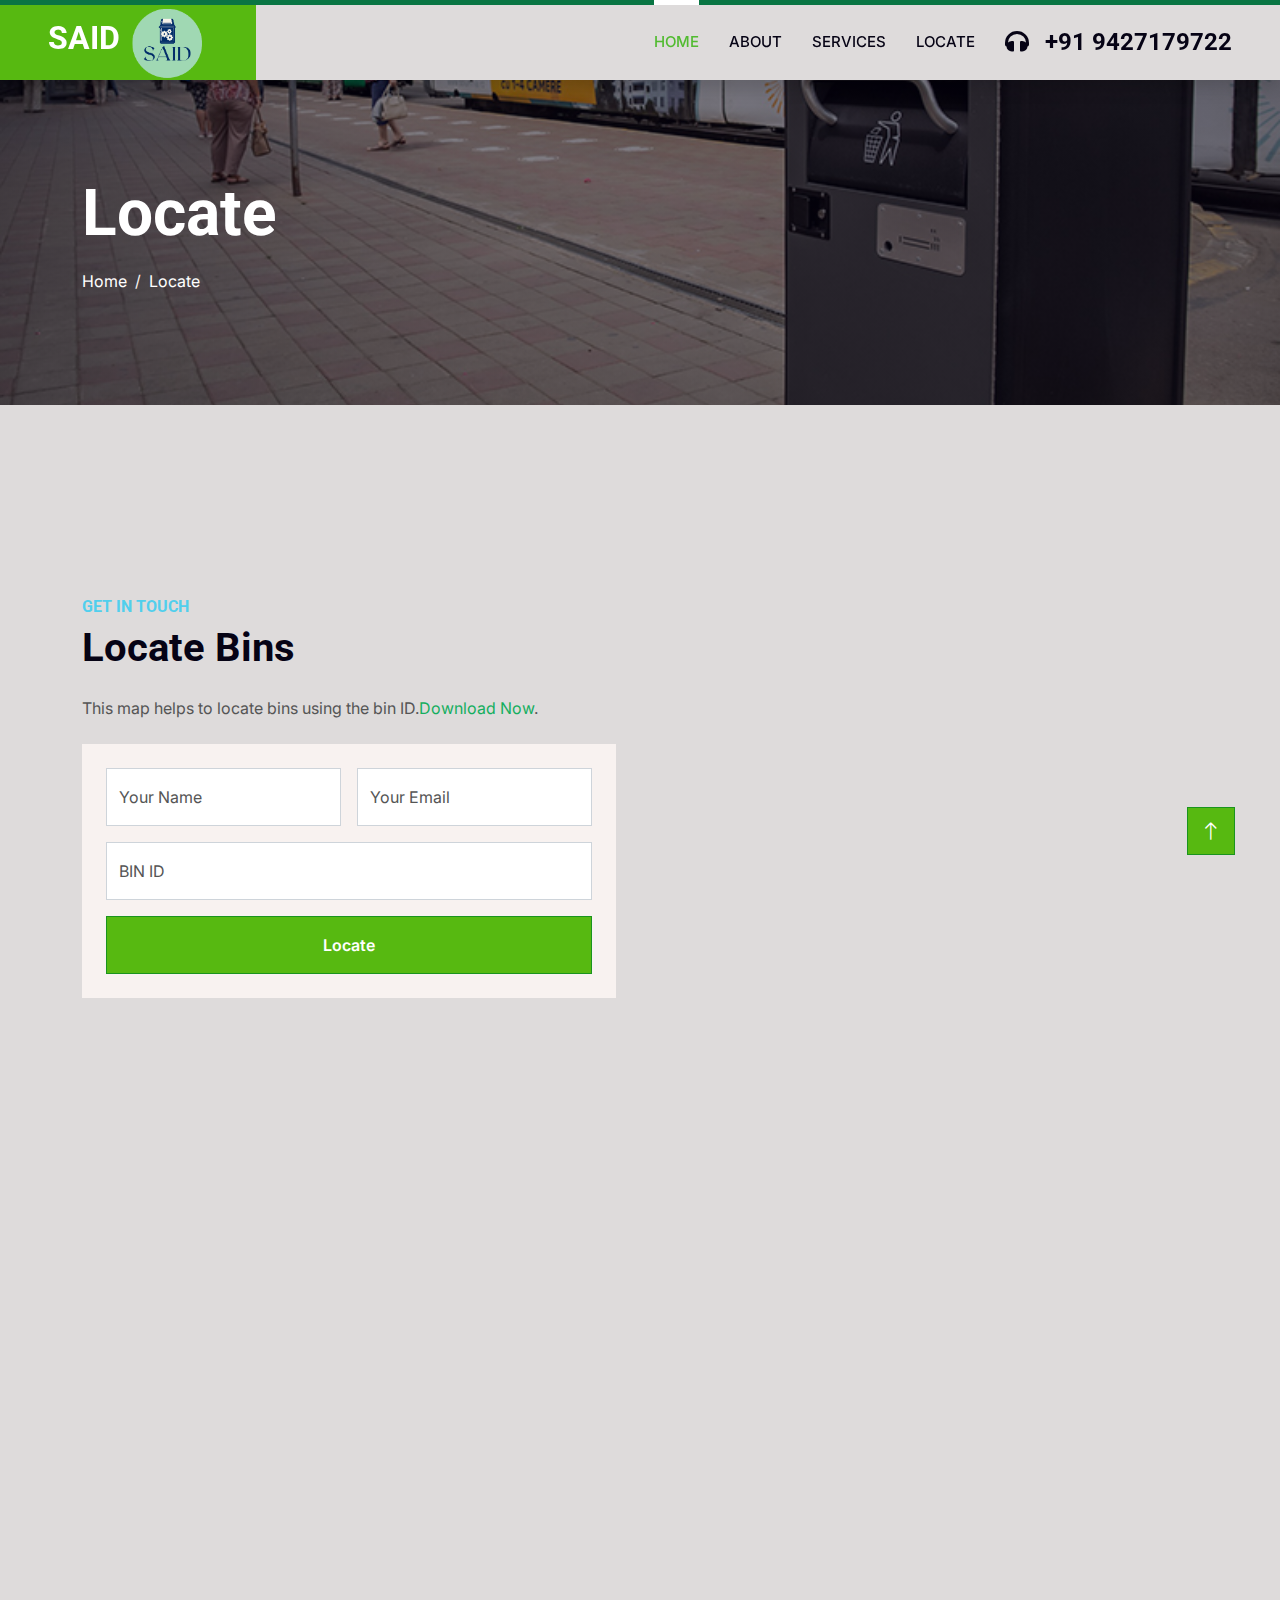
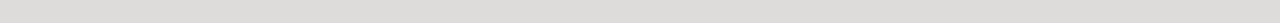
<file: contact.html>
<!DOCTYPE html>
<html lang="en">

<head>
    <meta charset="utf-8">
    <title>SAID - Segregation Activated Integrated Device</title>
    <meta content="width=device-width, initial-scale=1.0" name="viewport">
    <meta content="" name="keywords">
    <meta content="" name="description">

    <!-- Favicon -->
    <link href="img/favicon.ico" rel="icon">

    <!-- Google Web Fonts -->
    <link rel="preconnect" href="https://fonts.googleapis.com">
    <link rel="preconnect" href="https://fonts.gstatic.com" crossorigin>
    <link href="https://fonts.googleapis.com/css2?family=Inter:wght@400;600&family=Roboto:wght@500;700&display=swap" rel="stylesheet">

    <!-- Icon Font Stylesheet -->
    <link href="https://cdnjs.cloudflare.com/ajax/libs/font-awesome/5.10.0/css/all.min.css" rel="stylesheet">
    <link href="https://cdn.jsdelivr.net/npm/bootstrap-icons@1.4.1/font/bootstrap-icons.css" rel="stylesheet">

    <!-- Libraries Stylesheet -->
    <link href="lib/animate/animate.min.css" rel="stylesheet">
    <link href="lib/owlcarousel/assets/owl.carousel.min.css" rel="stylesheet">

    <!-- Customized Bootstrap Stylesheet -->
    <link href="css/bootstrap.min.css" rel="stylesheet">

    <!-- Template Stylesheet -->
    <link href="css/style.css" rel="stylesheet">
</head>

<body>
    <!-- Spinner Start -->
    <div id="spinner" class="show bg-white position-fixed translate-middle w-100 vh-100 top-50 start-50 d-flex align-items-center justify-content-center">
        <div class="spinner-grow text-primary" style="width: 3rem; height: 3rem;" role="status">
            <span class="sr-only">Loading...</span>
        </div>
    </div>
    <!-- Spinner End -->

    <!-- Navbar Start -->
    <nav class="navbar navbar-expand-lg bg- navbar-light shadow border-top border-5 border-primary sticky-top p-0">
        <a href="index.html" class="navbar-brand bg-primary d-flex align-items-center px-4 px-lg-5">
        <h2 class="mb-2 text-white">SAID&nbsp;</h2>
             <img class="img-logo" src="img/logo.jpg" alt="" width="80" height="80">
        </a>
        <button type="button" class="navbar-toggler me-4" data-bs-toggle="collapse" data-bs-target="#navbarCollapse">
            <span class="navbar-toggler-icon"></span>
        </button>
        <div class="collapse navbar-collapse" id="navbarCollapse">
            <div class="navbar-nav ms-auto p-4 p-lg-0">
                <a href="index.html" class="nav-item nav-link active">Home</a>
                <a href="about.html" class="nav-item nav-link">About</a>
                <a href="service.html" class="nav-item nav-link">Services</a>
                <a href="contact.html" class="nav-item nav-link">Locate</a>
            </div>
            <h4 class="m-0 pe-lg-5 d-none d-lg-block"><i class="fa fa-headphones text-primary me-3"></i>+91 9427179722</h4>
        </div>
    </nav>
    <!-- Navbar End -->




    <!-- Page Header Start -->
    <div class="container-fluid page-header py-5" style="margin-bottom: 6rem;">
        <div class="container py-5">
            <h1 class="display-3 text-white mb-3 animated slideInDown">Locate</h1>
            <nav aria-label="breadcrumb animated slideInDown">
                <ol class="breadcrumb">
                    <li class="breadcrumb-item"><a class="text-white" href="#">Home</a></li>
               
                    <li class="breadcrumb-item text-white active" aria-current="page">Locate</li>
                </ol>
            </nav>
        </div>
    </div>
    <!-- Page Header End -->


    <!-- Contact Start -->
    <div class="container-fluid overflow-hidden py-5 px-lg-0">
        <div class="container contact-page py-5 px-lg-0">
            <div class="row g-5 mx-lg-0">
                <div class="col-md-6 contact-form wow fadeIn" data-wow-delay="0.1s">
                    <h6 class="text-secondary text-uppercase">Get In Touch</h6>
                    <h1 class="mb-4">Locate Bins</h1>
                    <p class="mb-4">This map helps to locate bins using the bin ID.<a href="https://htmlcodex.com/contact-form">Download Now</a>.</p>
                    <div class="bg-light p-4">
                        <form>
                            <div class="row g-3">
                                <div class="col-md-6">
                                    <div class="form-floating">
                                        <input type="text" class="form-control" id="name" placeholder="Your Name">
                                        <label for="name">Your Name</label>
                                    </div>
                                </div>
                                <div class="col-md-6">
                                    <div class="form-floating">
                                        <input type="email" class="form-control" id="email" placeholder="Your Email">
                                        <label for="email">Your Email</label>
                                    </div>
                                </div>
                                <div class="col-12">
                                    <div class="form-floating">
                                        <input type="text" class="form-control" id="subject" placeholder="Subject">
                                        <label for="subject">BIN ID </label>
                                    </div>
                                </div>
                                <div class="col-12">
                                    <button class="btn btn-primary w-100 py-3" type="submit">Locate</button>
                                </div>
                            </div>
                        </form>
                    </div>
                </div>
                <div class="col-md-6 pe-lg-0 wow fadeInRight" data-wow-delay="0.1s">
                    <div class="position-relative h-100">
                        <iframe class="position-absolute w-100 h-100" style="object-fit: cover;"
                        src="https://www.google.com/maps/embed?pb=!1m18!1m12!1m3!1d3001156.4288297426!2d-78.01371936852176!3d42.72876761954724!2m3!1f0!2f0!3f0!3m2!1i1024!2i768!4f13.1!3m3!1m2!1s0x4ccc4bf0f123a5a9%3A0xddcfc6c1de189567!2sNew%20York%2C%20USA!5e0!3m2!1sen!2sbd!4v1603794290143!5m2!1sen!2sbd"
                        frameborder="0" allowfullscreen="" aria-hidden="false"
                        tabindex="0"></iframe>
                    </div>
                </div>
            </div>
        </div>
    </div>
    <!-- Contact End -->


    <!-- Footer Start -->
    <div class="container-fluid bg-dark text-light footer pt-5 wow fadeIn" data-wow-delay="0.1s" style="margin-top: 6rem;">
        <div class="container py-5">
            <div class="row g-5">
                <div class="col-lg-3 col-md-6">
                    <h4 class="text-light mb-4">Address</h4>
                    <p class="mb-2"><i class="fa fa-map-marker-alt me-3"></i>VIT Bhopal University,Madhya Pradesh</p>
                    <p class="mb-2"><i class="fa fa-phone-alt me-3"></i>+91 9427179722</p>
                    <p class="mb-2"><i class="fa fa-envelope me-3"></i>said@gmail.com</p>
                    <div class="d-flex pt-2">
                        <a class="btn btn-outline-light btn-social" href=""><i class="fab fa-twitter"></i></a>
                        <a class="btn btn-outline-light btn-social" href=""><i class="fab fa-facebook-f"></i></a>
                        <a class="btn btn-outline-light btn-social" href=""><i class="fab fa-youtube"></i></a>
                        <a class="btn btn-outline-light btn-social" href=""><i class="fab fa-linkedin-in"></i></a>
                    </div>
                </div>
                <div class="col-lg-3 col-md-6">
                    <h4 class="text-light mb-4">Services</h4>
                    <a class="btn btn-link" href="">Waste Production Stats</a>
                    <a class="btn btn-link" href="">Automatic Sorting</a>
                    <a class="btn btn-link" href="">Fill level Alerts</a>
                    <a class="btn btn-link" href="">Maintenance info.</a>
                    <a class="btn btn-link" href="">Global delivery</a>
                </div>
                <div class="col-lg-3 col-md-6">
                    <h4 class="text-light mb-4">Quick Links</h4>
                    <a class="btn btn-link" href="">About Us</a>
                    <a class="btn btn-link" href="">Contact Us</a>
                    <a class="btn btn-link" href="">Our Services</a>
                    <a class="btn btn-link" href="">Terms & Condition</a>
                    <a class="btn btn-link" href="">Support</a>
                </div>
                <div class="col-lg-3 col-md-6">
                    <h4 class="text-light mb-4">Drop Your Queries</h4>
                    <div class="position-relative mx-auto" style="max-width: 400px;">
                        <input class="form-control border-0 w-100 py-3 ps-4 pe-5" type="text" placeholder="Your email">
                        <button type="button" class="btn btn-primary py-2 position-absolute top-0 end-0 mt-2 me-2">Submit</button>
                    </div>
                </div>
            </div>
        </div>
        <div class="container">
            <div class="copyright">
                <div class="row">
                    <div class="col-md-6 text-center text-md-start mb-3 mb-md-0">
                        &copy; <a class="border-bottom" href="#">SAID</a>, All Right Reserved.
                    </div>
                    <div class="col-md-6 text-center text-md-end">
                        <!--/*** This template is free as long as you keep the footer author’s credit link/attribution link/backlink. If you'd like to use the template without the footer author’s credit link/attribution link/backlink, you can purchase the Credit Removal License from "https://htmlcodex.com/credit-removal". Thank you for your support. ***/-->
                        Designed By <a class="border-bottom" href="https://htmlcodex.com">SAID Corporation</a>
                    </div>
                </div>
            </div>
        </div>
    </div>
    <!-- Footer End -->



    <!-- Back to Top -->
    <a href="#" class="btn btn-lg btn-primary btn-lg-square rounded-0 back-to-top"><i class="bi bi-arrow-up"></i></a>


    <!-- JavaScript Libraries -->
    <script src="https://code.jquery.com/jquery-3.4.1.min.js"></script>
    <script src="https://cdn.jsdelivr.net/npm/bootstrap@5.0.0/dist/js/bootstrap.bundle.min.js"></script>
    <script src="lib/wow/wow.min.js"></script>
    <script src="lib/easing/easing.min.js"></script>
    <script src="lib/waypoints/waypoints.min.js"></script>
    <script src="lib/counterup/counterup.min.js"></script>
    <script src="lib/owlcarousel/owl.carousel.min.js"></script>

    <!-- Template Javascript -->
    <script src="js/main.js"></script>
</body>

</html>
</file>
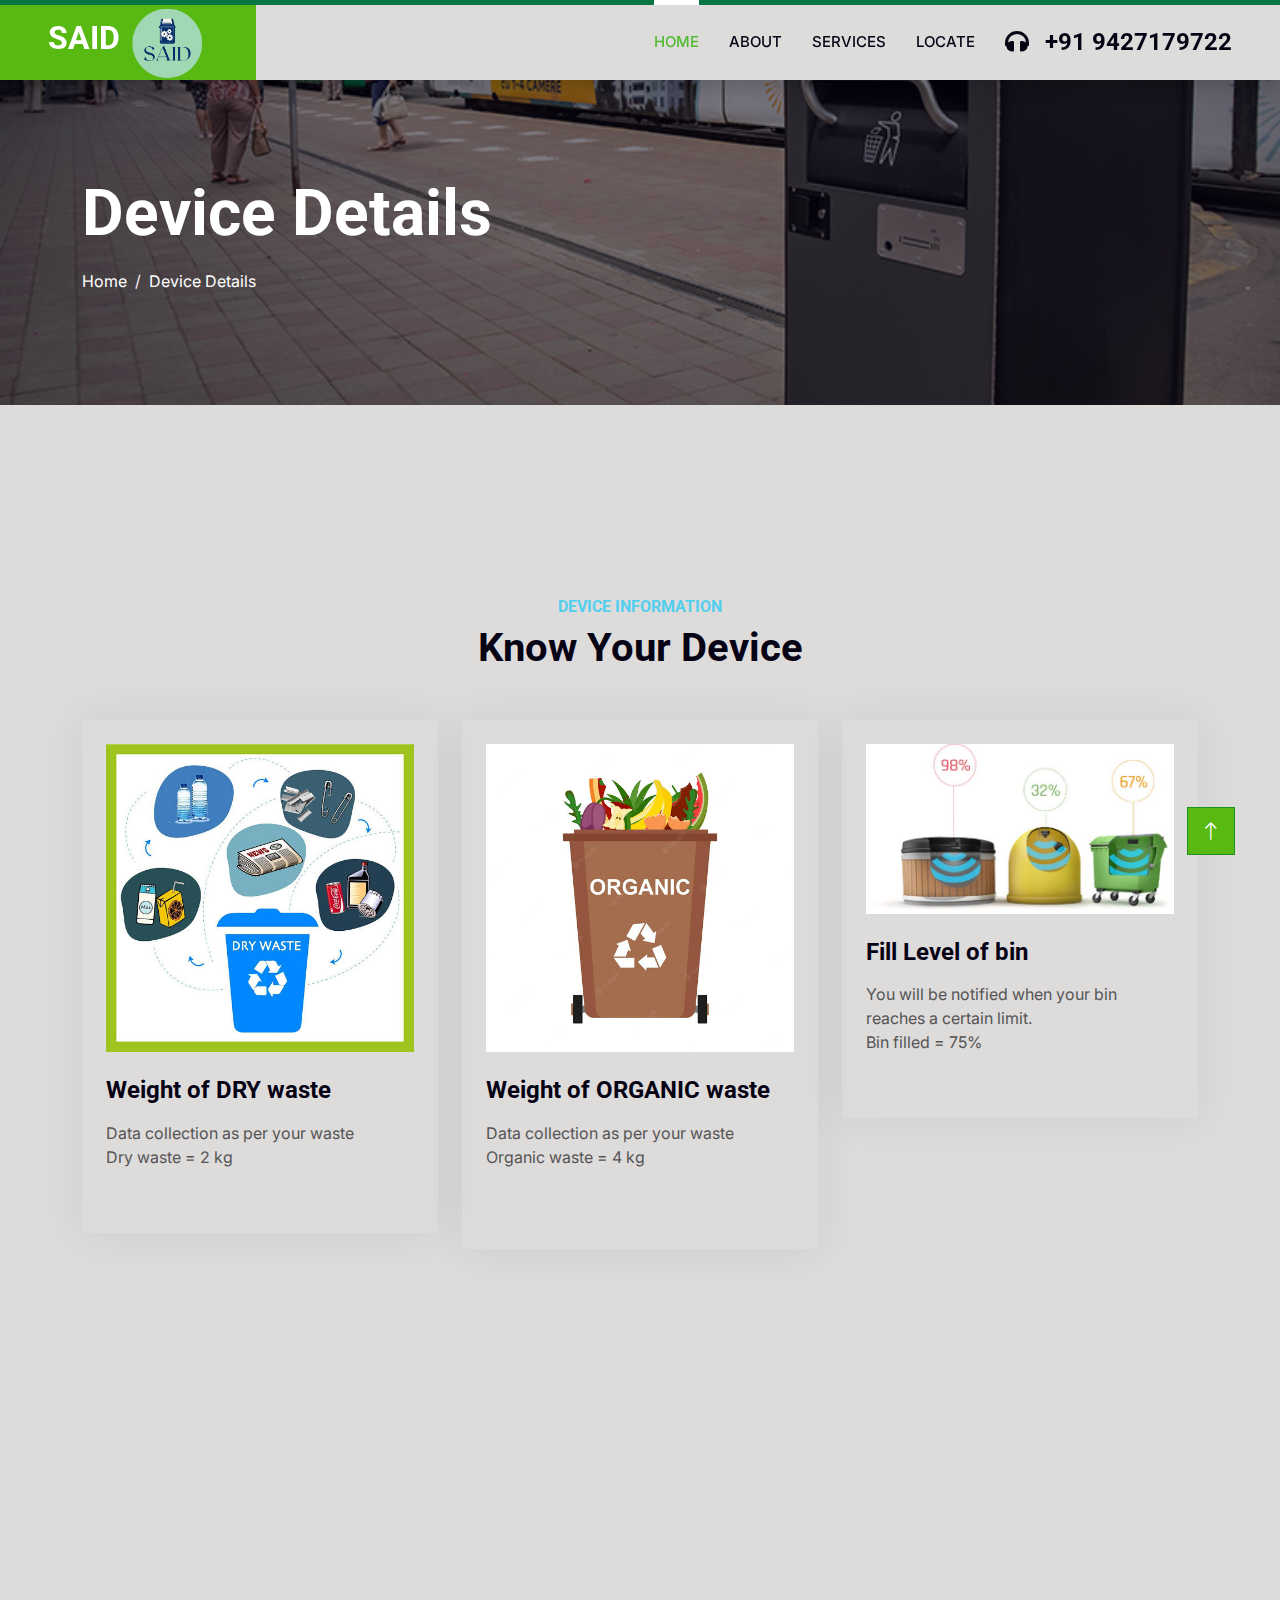
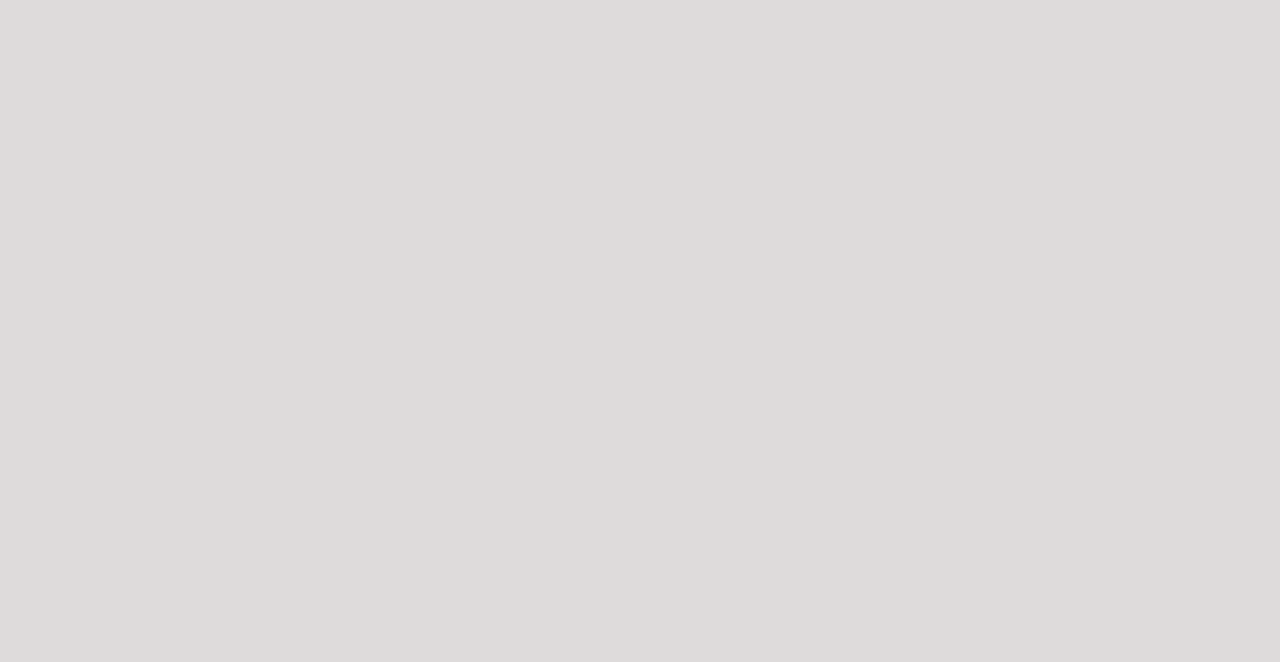
<file: Login.html>
<!DOCTYPE html>
<html lang="en">

<head>
    <meta charset="utf-8">
    <title>SAID - Segregation Activated Integrated Device</title>
    <meta content="width=device-width, initial-scale=1.0" name="viewport">
    <meta content="" name="keywords">
    <meta content="" name="description">

    <!-- Favicon -->
    <link href="img/favicon.ico" rel="icon">

    <!-- Google Web Fonts -->
    <link rel="preconnect" href="https://fonts.googleapis.com">
    <link rel="preconnect" href="https://fonts.gstatic.com" crossorigin>
    <link href="https://fonts.googleapis.com/css2?family=Inter:wght@400;600&family=Roboto:wght@500;700&display=swap" rel="stylesheet">

    <!-- Icon Font Stylesheet -->
    <link href="https://cdnjs.cloudflare.com/ajax/libs/font-awesome/5.10.0/css/all.min.css" rel="stylesheet">
    <link href="https://cdn.jsdelivr.net/npm/bootstrap-icons@1.4.1/font/bootstrap-icons.css" rel="stylesheet">

    <!-- Libraries Stylesheet -->
    <link href="lib/animate/animate.min.css" rel="stylesheet">
    <link href="lib/owlcarousel/assets/owl.carousel.min.css" rel="stylesheet">

    <!-- Customized Bootstrap Stylesheet -->
    <link href="css/bootstrap.min.css" rel="stylesheet">

    <!-- Template Stylesheet -->
    <link href="css/style.css" rel="stylesheet">
</head>

<body>
    <!-- Spinner Start -->
    <div id="spinner" class="show bg-white position-fixed translate-middle w-100 vh-100 top-50 start-50 d-flex align-items-center justify-content-center">
        <div class="spinner-grow text-primary" style="width: 3rem; height: 3rem;" role="status">
            <span class="sr-only">Loading...</span>
        </div>
    </div>
    <!-- Spinner End -->

    <!-- Navbar Start -->
    <nav class="navbar navbar-expand-lg bg- navbar-light shadow border-top border-5 border-primary sticky-top p-0">
        <a href="index.html" class="navbar-brand bg-primary d-flex align-items-center px-4 px-lg-5">
        <h2 class="mb-2 text-white">SAID&nbsp;</h2>
             <img class="img-logo" src="img/logo.jpg" alt="" width="80" height="80">
        </a>
        <button type="button" class="navbar-toggler me-4" data-bs-toggle="collapse" data-bs-target="#navbarCollapse">
            <span class="navbar-toggler-icon"></span>
        </button>
        <div class="collapse navbar-collapse" id="navbarCollapse">
            <div class="navbar-nav ms-auto p-4 p-lg-0">
                <a href="index.html" class="nav-item nav-link active">Home</a>
                <a href="about.html" class="nav-item nav-link">About</a>
                <a href="service.html" class="nav-item nav-link">Services</a>
                <a href="contact.html" class="nav-item nav-link">Locate</a>
            </div>
            <h4 class="m-0 pe-lg-5 d-none d-lg-block"><i class="fa fa-headphones text-primary me-3"></i>+91 9427179722</h4>
        </div>
    </nav>
    <!-- Navbar End -->


    <!-- Page Header Start -->
    <div class="container-fluid page-header py-5" style="margin-bottom: 6rem;">
        <div class="container py-5">
            <h1 class="display-3 text-white mb-3 animated slideInDown">Device Details</h1>
            <nav aria-label="breadcrumb animated slideInDown">
                <ol class="breadcrumb">
                    <li class="breadcrumb-item"><a class="text-white" href="#">Home</a></li>
                  
                    <li class="breadcrumb-item text-white active" aria-current="page">Device Details</li>
                </ol>
            </nav>
        </div>
    </div>
    <!-- Page Header End -->


    <!-- Service Start -->
    <div class="container-xxl py-5">
        <div class="container py-5">
            <div class="text-center wow fadeInUp" data-wow-delay="0.1s">
                <h6 class="text-secondary text-uppercase">Device Information</h6>
                <h1 class="mb-5">Know Your Device</h1>
            </div>
            <div class="row g-4">
                <div class="col-md-6 col-lg-4 wow fadeInUp" data-wow-delay="0.3s">
                    <div class="service-item p-4">
                        <div class="overflow-hidden mb-4">
                            <img class="img-fluid" src="dry.jpeg" alt="">
                        </div>
                        <h4 class="mb-3">Weight of DRY waste </h4>
                        <p>Data collection as per your waste  <br>
                            Dry waste  = 2 kg </p>
                        <a class="btn-slide mt-2" href=""></a>
                    </div>
                </div>
                <div class="col-md-6 col-lg-4 wow fadeInUp" data-wow-delay="0.5s">
                    <div class="service-item p-4">
                        <div class="overflow-hidden mb-4">
                            <img class="img-fluid" src="organic.jpeg" alt="">
                        </div>
                        <h4 class="mb-3">Weight of ORGANIC waste </h4>
                        <p>Data collection as per your waste <br>
                            Organic waste  = 4 kg<p>
                        <a class="btn-slide mt-2" href=""></span></a>
                    </div>
                </div>
                <div class="col-md-6 col-lg-4 wow fadeInUp" data-wow-delay="0.7s">
                    <div class="service-item p-4">
                        <div class="overflow-hidden mb-4">
                            <img class="img-fluid" src="img/service-3.jpg" alt="">
                        </div>
                        <h4 class="mb-3">Fill Level of bin</h4>
                        <p>You will be notified when your bin reaches a certain limit. <br>
                        Bin filled = 75% </p>
                        <a class="btn-slide mt-2" href=""></a>
                    </div>
                </div>
                <div class="col-md-6 col-lg-4 wow fadeInUp" data-wow-delay="0.3s">
                    <div class="service-item p-4">
                        <div class="overflow-hidden mb-4">
                            <img class="img-fluid" src="img/service-4.jpg" alt="">
                        </div>
                        <h4 class="mb-3">Maintenance info</h4>
                        <p>E-bin maintenance information.</p>
                        <a class="btn-slide mt-2" href=""></a>
                    </div>
                </div>
            </div>
        </div>
    </div>
    <!-- Service End -->



    <!-- Footer Start -->
    <div class="container-fluid bg-dark text-light footer pt-5 wow fadeIn" data-wow-delay="0.1s" style="margin-top: 6rem;">
        <div class="container py-5">
            <div class="row g-5">
                <div class="col-lg-3 col-md-6">
                    <h4 class="text-light mb-4">Address</h4>
                    <p class="mb-2"><i class="fa fa-map-marker-alt me-3"></i>VIT Bhopal University,Madhya Pradesh</p>
                    <p class="mb-2"><i class="fa fa-phone-alt me-3"></i>+91 9427179722</p>
                    <p class="mb-2"><i class="fa fa-envelope me-3"></i>said@gmail.com</p>
                    <div class="d-flex pt-2">
                        <a class="btn btn-outline-light btn-social" href=""><i class="fab fa-twitter"></i></a>
                        <a class="btn btn-outline-light btn-social" href=""><i class="fab fa-facebook-f"></i></a>
                        <a class="btn btn-outline-light btn-social" href=""><i class="fab fa-youtube"></i></a>
                        <a class="btn btn-outline-light btn-social" href=""><i class="fab fa-linkedin-in"></i></a>
                    </div>
                </div>
                <div class="col-lg-3 col-md-6">
                    <h4 class="text-light mb-4">Services</h4>
                    <a class="btn btn-link" href="">Waste Production Stats</a>
                    <a class="btn btn-link" href="">Automatic Sorting</a>
                    <a class="btn btn-link" href="">Fill level Alerts</a>
                    <a class="btn btn-link" href="">Maintenance info.</a>
                    <a class="btn btn-link" href="">Global delivery</a>
                </div>
                <div class="col-lg-3 col-md-6">
                    <h4 class="text-light mb-4">Quick Links</h4>
                    <a class="btn btn-link" href="">About Us</a>
                    <a class="btn btn-link" href="">Contact Us</a>
                    <a class="btn btn-link" href="">Our Services</a>
                    <a class="btn btn-link" href="">Terms & Condition</a>
                    <a class="btn btn-link" href="">Support</a>
                </div>
                <div class="col-lg-3 col-md-6">
                    <h4 class="text-light mb-4">Drop Your Queries</h4>
                    <div class="position-relative mx-auto" style="max-width: 400px;">
                        <input class="form-control border-0 w-100 py-3 ps-4 pe-5" type="text" placeholder="Your email">
                        <button type="button" class="btn btn-primary py-2 position-absolute top-0 end-0 mt-2 me-2">Submit</button>
                    </div>
                </div>
            </div>
        </div>
        <div class="container">
            <div class="copyright">
                <div class="row">
                    <div class="col-md-6 text-center text-md-start mb-3 mb-md-0">
                        &copy; <a class="border-bottom" href="#">SAID</a>, All Right Reserved.
                    </div>
                    <div class="col-md-6 text-center text-md-end">
                        <!--/*** This template is free as long as you keep the footer author’s credit link/attribution link/backlink. If you'd like to use the template without the footer author’s credit link/attribution link/backlink, you can purchase the Credit Removal License from "https://htmlcodex.com/credit-removal". Thank you for your support. ***/-->
                        Designed By <a class="border-bottom" href="https://htmlcodex.com">SAID Corporation</a>
                    </div>
                </div>
            </div>
        </div>
    </div>
    <!-- Footer End -->


    <!-- Back to Top -->
    <a href="#" class="btn btn-lg btn-primary btn-lg-square rounded-0 back-to-top"><i class="bi bi-arrow-up"></i></a>


    <!-- JavaScript Libraries -->
    <script src="https://code.jquery.com/jquery-3.4.1.min.js"></script>
    <script src="https://cdn.jsdelivr.net/npm/bootstrap@5.0.0/dist/js/bootstrap.bundle.min.js"></script>
    <script src="lib/wow/wow.min.js"></script>
    <script src="lib/easing/easing.min.js"></script>
    <script src="lib/waypoints/waypoints.min.js"></script>
    <script src="lib/counterup/counterup.min.js"></script>
    <script src="lib/owlcarousel/owl.carousel.min.js"></script>

    <!-- Template Javascript -->
    <script src="js/main.js"></script>
</body>

</html>
</file>
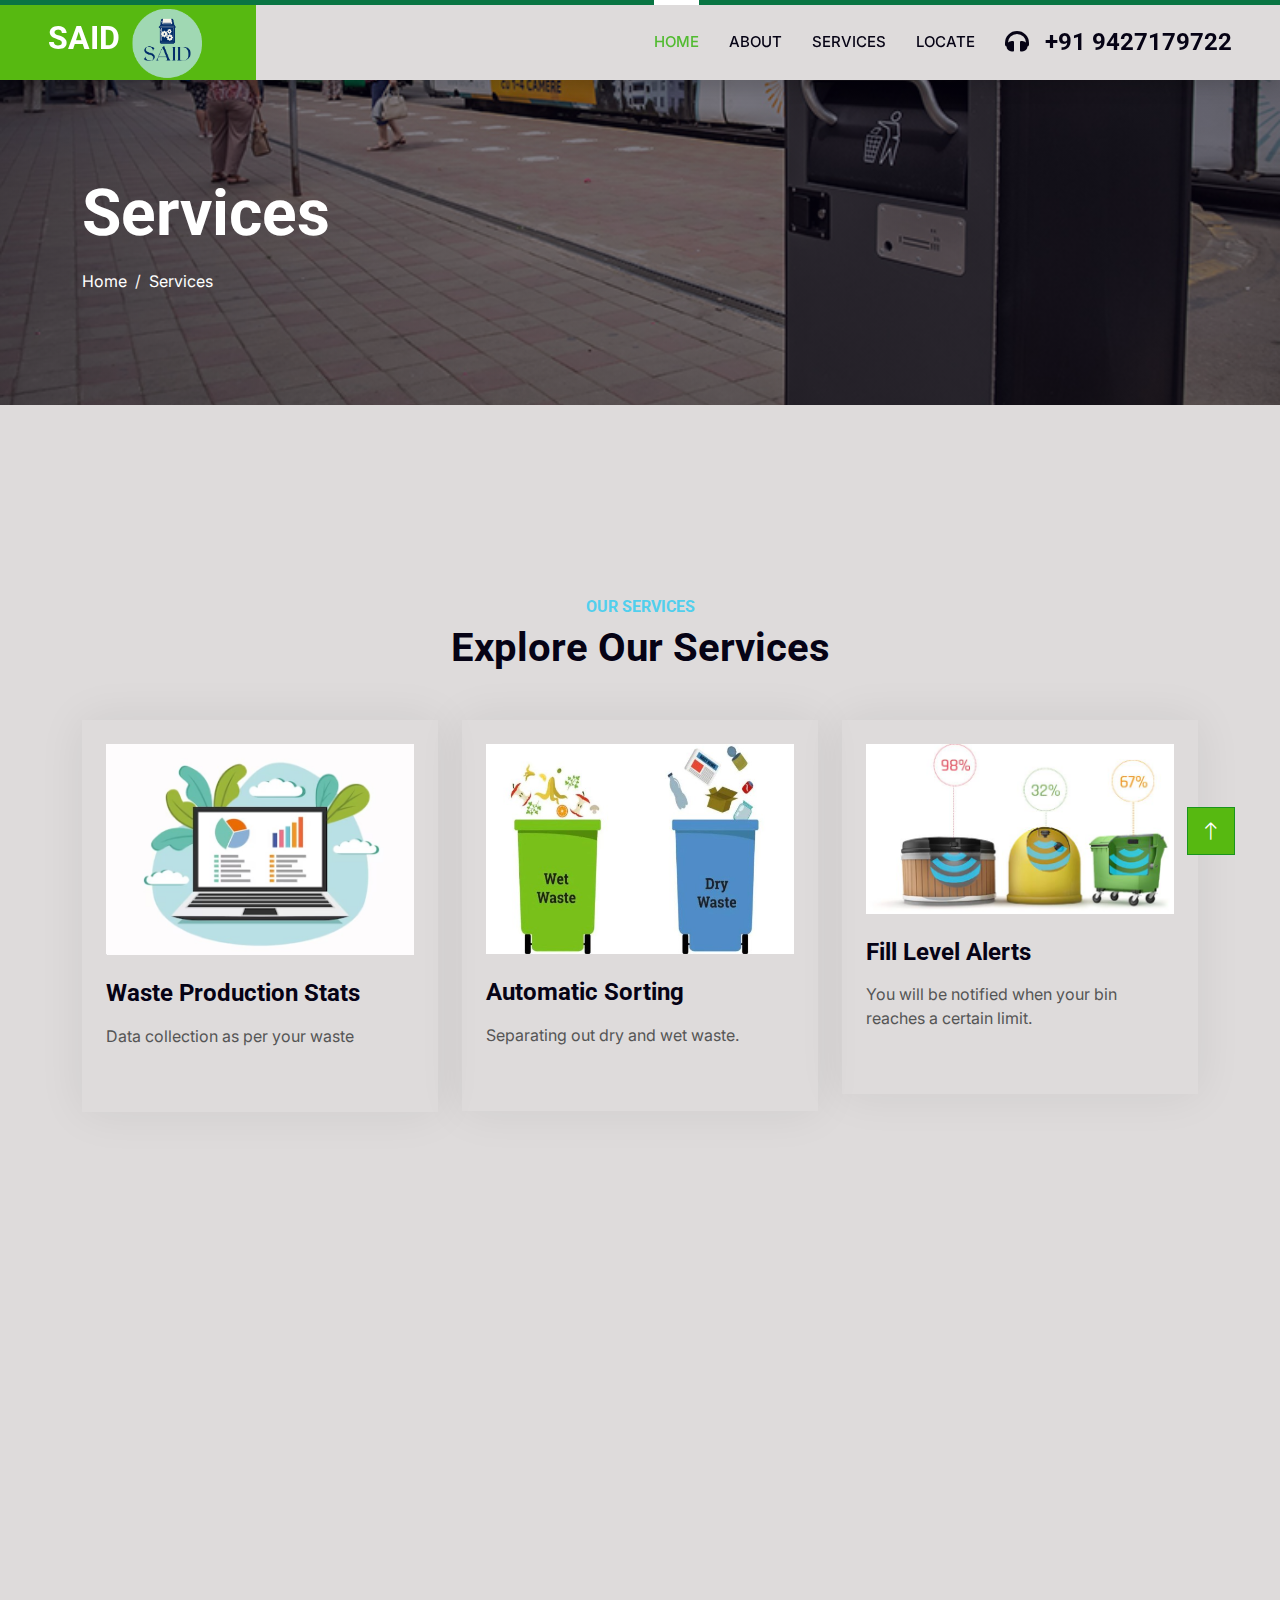
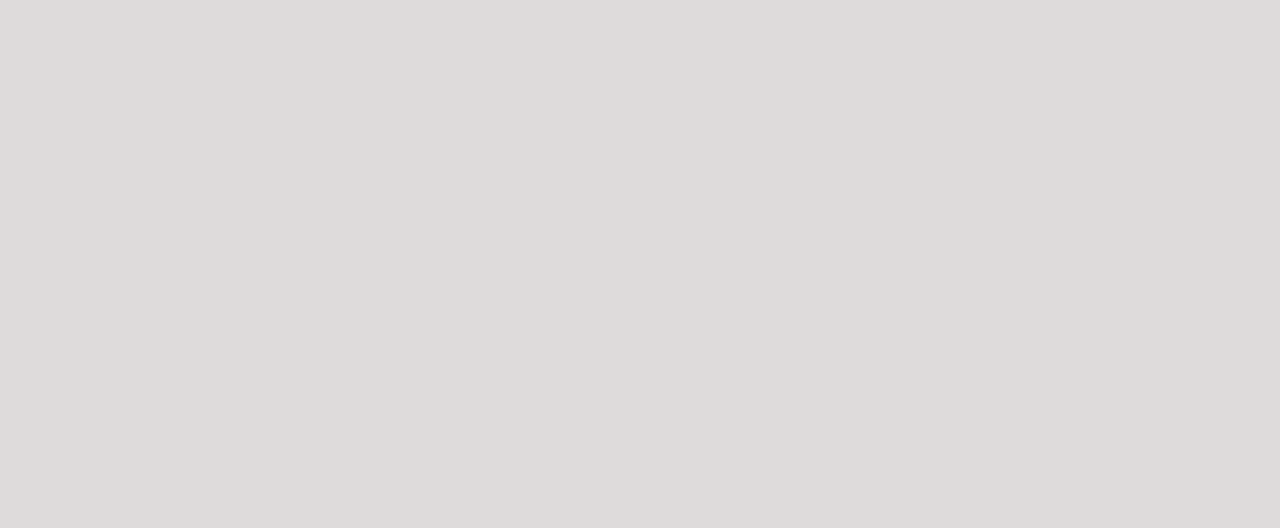
<file: service.html>
<!DOCTYPE html>
<html lang="en">

<head>
    <meta charset="utf-8">
    <title>SAID - Segregation Activated Integrated Device</title>
    <meta content="width=device-width, initial-scale=1.0" name="viewport">
    <meta content="" name="keywords">
    <meta content="" name="description">

    <!-- Favicon -->
    <link href="img/favicon.ico" rel="icon">

    <!-- Google Web Fonts -->
    <link rel="preconnect" href="https://fonts.googleapis.com">
    <link rel="preconnect" href="https://fonts.gstatic.com" crossorigin>
    <link href="https://fonts.googleapis.com/css2?family=Inter:wght@400;600&family=Roboto:wght@500;700&display=swap" rel="stylesheet">

    <!-- Icon Font Stylesheet -->
    <link href="https://cdnjs.cloudflare.com/ajax/libs/font-awesome/5.10.0/css/all.min.css" rel="stylesheet">
    <link href="https://cdn.jsdelivr.net/npm/bootstrap-icons@1.4.1/font/bootstrap-icons.css" rel="stylesheet">

    <!-- Libraries Stylesheet -->
    <link href="lib/animate/animate.min.css" rel="stylesheet">
    <link href="lib/owlcarousel/assets/owl.carousel.min.css" rel="stylesheet">

    <!-- Customized Bootstrap Stylesheet -->
    <link href="css/bootstrap.min.css" rel="stylesheet">

    <!-- Template Stylesheet -->
    <link href="css/style.css" rel="stylesheet">
</head>

<body>
    <!-- Spinner Start -->
    <div id="spinner" class="show bg-white position-fixed translate-middle w-100 vh-100 top-50 start-50 d-flex align-items-center justify-content-center">
        <div class="spinner-grow text-primary" style="width: 3rem; height: 3rem;" role="status">
            <span class="sr-only">Loading...</span>
        </div>
    </div>
    <!-- Spinner End -->

    <!-- Navbar Start -->
    <nav class="navbar navbar-expand-lg bg- navbar-light shadow border-top border-5 border-primary sticky-top p-0">
        <a href="index.html" class="navbar-brand bg-primary d-flex align-items-center px-4 px-lg-5">
        <h2 class="mb-2 text-white">SAID&nbsp;</h2>
             <img class="img-logo" src="img/logo.jpg" alt="" width="80" height="80">
        </a>
        <button type="button" class="navbar-toggler me-4" data-bs-toggle="collapse" data-bs-target="#navbarCollapse">
            <span class="navbar-toggler-icon"></span>
        </button>
        <div class="collapse navbar-collapse" id="navbarCollapse">
            <div class="navbar-nav ms-auto p-4 p-lg-0">
                <a href="index.html" class="nav-item nav-link active">Home</a>
                <a href="about.html" class="nav-item nav-link">About</a>
                <a href="service.html" class="nav-item nav-link">Services</a>
                <a href="contact.html" class="nav-item nav-link">Locate</a>
            </div>
            <h4 class="m-0 pe-lg-5 d-none d-lg-block"><i class="fa fa-headphones text-primary me-3"></i>+91 9427179722</h4>
        </div>
    </nav>
    <!-- Navbar End -->


    <!-- Page Header Start -->
    <div class="container-fluid page-header py-5" style="margin-bottom: 6rem;">
        <div class="container py-5">
            <h1 class="display-3 text-white mb-3 animated slideInDown">Services</h1>
            <nav aria-label="breadcrumb animated slideInDown">
                <ol class="breadcrumb">
                    <li class="breadcrumb-item"><a class="text-white" href="#">Home</a></li>
                  
                    <li class="breadcrumb-item text-white active" aria-current="page">Services</li>
                </ol>
            </nav>
        </div>
    </div>
    <!-- Page Header End -->


    <!-- Service Start -->
    <div class="container-xxl py-5">
        <div class="container py-5">
            <div class="text-center wow fadeInUp" data-wow-delay="0.1s">
                <h6 class="text-secondary text-uppercase">Our Services</h6>
                <h1 class="mb-5">Explore Our Services</h1>
            </div>
            <div class="row g-4">
                <div class="col-md-6 col-lg-4 wow fadeInUp" data-wow-delay="0.3s">
                    <div class="service-item p-4">
                        <div class="overflow-hidden mb-4">
                            <img class="img-fluid" src="img/service-1.jpg" alt="">
                        </div>
                        <h4 class="mb-3">Waste Production Stats</h4>
                        <p>Data collection as per your waste</p>
                        <a class="btn-slide mt-2" href=""></a>
                    </div>
                </div>
                <div class="col-md-6 col-lg-4 wow fadeInUp" data-wow-delay="0.5s">
                    <div class="service-item p-4">
                        <div class="overflow-hidden mb-4">
                            <img class="img-fluid" src="img/service-2.jpg" alt="">
                        </div>
                        <h4 class="mb-3">Automatic Sorting</h4>
                        <p>Separating out dry and wet waste.</p>
                        <a class="btn-slide mt-2" href=""></span></a>
                    </div>
                </div>
                <div class="col-md-6 col-lg-4 wow fadeInUp" data-wow-delay="0.7s">
                    <div class="service-item p-4">
                        <div class="overflow-hidden mb-4">
                            <img class="img-fluid" src="img/service-3.jpg" alt="">
                        </div>
                        <h4 class="mb-3">Fill Level Alerts</h4>
                        <p>You will be notified when your bin reaches a certain limit.</p>
                        <a class="btn-slide mt-2" href=""></a>
                    </div>
                </div>
                <div class="col-md-6 col-lg-4 wow fadeInUp" data-wow-delay="0.3s">
                    <div class="service-item p-4">
                        <div class="overflow-hidden mb-4">
                            <img class="img-fluid" src="img/service-4.jpg" alt="">
                        </div>
                        <h4 class="mb-3">Maintenance info</h4>
                        <p>E-bin maintenance information.</p>
                        <a class="btn-slide mt-2" href=""></a>
                    </div>
                </div>
                <div class="col-md-6 col-lg-4 wow fadeInUp" data-wow-delay="0.5s">
                    <div class="service-item p-4">
                        <div class="overflow-hidden mb-4">
                            <img class="img-fluid" src="img/service-5.jpg" alt="">
                        </div>
                        <h4 class="mb-3">Global Delivery</h4>
                        <p>World wide delivery</p>
                        <a class="btn-slide mt-2" href=""></a>
                    </div>
                </div>
                <div class="col-md-6 col-lg-4 wow fadeInUp" data-wow-delay="0.7s">
                    <div class="service-item p-4">
                        <div class="overflow-hidden mb-4">
                            <img class="img-fluid" src="img/service-6.jpg" alt="">
                        </div>
                        <h4 class="mb-3">E-waste Solutions</h4>
                        <p>All types of segregation problem.</p>
                        <a class="btn-slide mt-2" href=""></a>
                    </div>
                </div>
            </div>
        </div>
    </div>
    <!-- Service End -->



    <!-- Footer Start -->
    <div class="container-fluid bg-dark text-light footer pt-5 wow fadeIn" data-wow-delay="0.1s" style="margin-top: 6rem;">
        <div class="container py-5">
            <div class="row g-5">
                <div class="col-lg-3 col-md-6">
                    <h4 class="text-light mb-4">Address</h4>
                    <p class="mb-2"><i class="fa fa-map-marker-alt me-3"></i>VIT Bhopal University,Madhya Pradesh</p>
                    <p class="mb-2"><i class="fa fa-phone-alt me-3"></i>+91 9427179722</p>
                    <p class="mb-2"><i class="fa fa-envelope me-3"></i>said@gmail.com</p>
                    <div class="d-flex pt-2">
                        <a class="btn btn-outline-light btn-social" href=""><i class="fab fa-twitter"></i></a>
                        <a class="btn btn-outline-light btn-social" href=""><i class="fab fa-facebook-f"></i></a>
                        <a class="btn btn-outline-light btn-social" href=""><i class="fab fa-youtube"></i></a>
                        <a class="btn btn-outline-light btn-social" href=""><i class="fab fa-linkedin-in"></i></a>
                    </div>
                </div>
                <div class="col-lg-3 col-md-6">
                    <h4 class="text-light mb-4">Services</h4>
                    <a class="btn btn-link" href="">Waste Production Stats</a>
                    <a class="btn btn-link" href="">Automatic Sorting</a>
                    <a class="btn btn-link" href="">Fill level Alerts</a>
                    <a class="btn btn-link" href="">Maintenance info.</a>
                    <a class="btn btn-link" href="">Global delivery</a>
                </div>
                <div class="col-lg-3 col-md-6">
                    <h4 class="text-light mb-4">Quick Links</h4>
                    <a class="btn btn-link" href="">About Us</a>
                    <a class="btn btn-link" href="">Contact Us</a>
                    <a class="btn btn-link" href="">Our Services</a>
                    <a class="btn btn-link" href="">Terms & Condition</a>
                    <a class="btn btn-link" href="">Support</a>
                </div>
                <div class="col-lg-3 col-md-6">
                    <h4 class="text-light mb-4">Drop Your Queries</h4>
                    <div class="position-relative mx-auto" style="max-width: 400px;">
                        <input class="form-control border-0 w-100 py-3 ps-4 pe-5" type="text" placeholder="Your email">
                        <button type="button" class="btn btn-primary py-2 position-absolute top-0 end-0 mt-2 me-2">Submit</button>
                    </div>
                </div>
            </div>
        </div>
        <div class="container">
            <div class="copyright">
                <div class="row">
                    <div class="col-md-6 text-center text-md-start mb-3 mb-md-0">
                        &copy; <a class="border-bottom" href="#">SAID</a>, All Right Reserved.
                    </div>
                    <div class="col-md-6 text-center text-md-end">
                        <!--/*** This template is free as long as you keep the footer author’s credit link/attribution link/backlink. If you'd like to use the template without the footer author’s credit link/attribution link/backlink, you can purchase the Credit Removal License from "https://htmlcodex.com/credit-removal". Thank you for your support. ***/-->
                        Designed By <a class="border-bottom" href="https://htmlcodex.com">SAID Corporation</a>
                    </div>
                </div>
            </div>
        </div>
    </div>
    <!-- Footer End -->


    <!-- Back to Top -->
    <a href="#" class="btn btn-lg btn-primary btn-lg-square rounded-0 back-to-top"><i class="bi bi-arrow-up"></i></a>


    <!-- JavaScript Libraries -->
    <script src="https://code.jquery.com/jquery-3.4.1.min.js"></script>
    <script src="https://cdn.jsdelivr.net/npm/bootstrap@5.0.0/dist/js/bootstrap.bundle.min.js"></script>
    <script src="lib/wow/wow.min.js"></script>
    <script src="lib/easing/easing.min.js"></script>
    <script src="lib/waypoints/waypoints.min.js"></script>
    <script src="lib/counterup/counterup.min.js"></script>
    <script src="lib/owlcarousel/owl.carousel.min.js"></script>

    <!-- Template Javascript -->
    <script src="js/main.js"></script>
</body>

</html>
</file>
<file: css/style.css>
/********** Template CSS **********/
:root {
    --primary: #52bb31;
    --secondary: #51CFED;
    --light: #F8F2F0;
    --dark: #060315;
}

.fw-medium {
    font-weight: 650 !important;
}

.back-to-top {
    position: fixed;
    display: none;
    right: 45px;
    bottom: 45px;
    z-index: 99;
}


/*** Spinner ***/
#spinner {
    opacity: 0;
    visibility: hidden;
    transition: opacity .5s ease-out, visibility 0s linear .5s;
    z-index: 99999;
}

#spinner.show {
    transition: opacity .5s ease-out, visibility 0s linear 0s;
    visibility: visible;
    opacity: 1;
}


/*** Button ***/
.btn {
    font-weight: 600;
    transition: .5s;
}

.btn.btn-primary,
.btn.btn-secondary {
    color: #FFFFFF;
}

.btn-square {
    width: 38px;
    height: 38px;
}

.btn-sm-square {
    width: 32px;
    height: 32px;
}

.btn-lg-square {
    width: 48px;
    height: 48px;
}

.btn-square,
.btn-sm-square,
.btn-lg-square {
    padding: 0;
    display: flex;
    align-items: center;
    justify-content: center;
    font-weight: normal;
}

/*** Navbar ***/
.navbar .dropdown-toggle::after {
    border: none;
    content: "\f107";
    font-family: "Font Awesome 5 Free";
    font-weight: 900;
    vertical-align: middle;
    margin-left: 8px;
}

.navbar-light .navbar-nav .nav-link {
    position: relative;
    margin-right: 30px;
    padding: 25px 0;
    color: #ffffff;
    font-size: 15px;
    text-transform: uppercase;
    outline: none;
}

.navbar-light .navbar-nav .nav-link:hover,
.navbar-light .navbar-nav .nav-link.active {
    color: var(--primary);
}

@media (max-width: 991.98px) {
    .navbar-light .navbar-nav .nav-link  {
        margin-right: 0;
        padding: 10px 0;
    }

    .navbar-light .navbar-nav {
        border-top: 1px solid #EEEEEE;
    }
}

.navbar-light .navbar-brand,
.navbar-light a.btn {
    height: 75px;
}

.navbar-light .navbar-nav .nav-link {
    color: var(--dark);
    font-weight: 500;
}

.navbar-light.sticky-top {
    top: -100px;
    transition: .5s;
}

@media (min-width: 992px) {
    .navbar-light .navbar-nav .nav-link::before {
        position: absolute;
        content: "";
        width: 0;
        height: 5px;
        top: -6px;
        left: 50%;
        background: #ffffff;
        transition: .5s;
    }

    .navbar-light .navbar-nav .nav-link:hover::before,
    .navbar-light .navbar-nav .nav-link.active::before {
        width: 100%;
        left: 0;
    }

    .navbar-light .navbar-nav .nav-link.nav-contact::before {
        display: none;
    }

    .navbar .nav-item .dropdown-menu {
        display: block;
        border: none;
        margin-top: 0;
        top: 150%;
        opacity: 0;
        visibility: hidden;
        transition: .5s;
    }

    .navbar .nav-item:hover .dropdown-menu {
        top: 100%;
        visibility: visible;
        transition: .5s;
        opacity: 1;
    }
}


/*** Header ***/
@media (max-width: 768px) {
    .header-carousel .owl-carousel-item {
        position: relative;
        min-height: 500px;
    }
    
    .header-carousel .owl-carousel-item img {
        position: absolute;
        width: 100%;
        height: 100%;
        object-fit: cover;
    }

    .header-carousel .owl-carousel-item h5,
    .header-carousel .owl-carousel-item p {
        font-size: 14px !important;
        font-weight: 400 !important;
    }

    .header-carousel .owl-carousel-item h1 {
        font-size: 30px;
        font-weight: 600;
    }
}

.header-carousel .owl-nav {
    position: absolute;
    top: 50%;
    right: 8%;
    transform: translateY(-50%);
    display: flex;
    flex-direction: column;
}

.header-carousel .owl-nav .owl-prev,
.header-carousel .owl-nav .owl-next {
    margin: 7px 0;
    width: 45px;
    height: 45px;
    display: flex;
    align-items: center;
    justify-content: center;
    color: #FFFFFF;
    background: transparent;
    border: 1px solid #FFFFFF;
    border-radius: 45px;
    font-size: 22px;
    transition: .5s;
}

.header-carousel .owl-nav .owl-prev:hover,
.header-carousel .owl-nav .owl-next:hover {
    background: var(--primary);
    border-color: var(--primary);
}

.page-header {
    background: linear-gradient(rgba(6, 3, 21, .5), rgba(6, 3, 21, .5)), url(../img/carousel-1.jpg) center center no-repeat;
    background-size: cover;
}

.breadcrumb-item + .breadcrumb-item::before {
    color: var(--light);
}


/*** About ***/
@media (min-width: 992px) {
    .container.about {
        max-width: 100% !important;
    }

    .about-text  {
        padding-right: calc(((100% - 960px) / 2) + .75rem);
    }
}

@media (min-width: 1200px) {
    .about-text  {
        padding-right: calc(((100% - 1140px) / 2) + .75rem);
    }
}

@media (min-width: 1400px) {
    .about-text  {
        padding-right: calc(((100% - 1320px) / 2) + .75rem);
    }
}


/*** Feature ***/
@media (min-width: 992px) {
    .container.feature {
        max-width: 100% !important;
    }

    .feature-text  {
        padding-left: calc(((100% - 960px) / 2) + .75rem);
    }
}

@media (min-width: 1200px) {
    .feature-text  {
        padding-left: calc(((100% - 1140px) / 2) + .75rem);
    }
}

@media (min-width: 1400px) {
    .feature-text  {
        padding-left: calc(((100% - 1320px) / 2) + .75rem);
    }
}


/*** Service, Price & Team ***/
.service-item,
.price-item,
.team-item {
    box-shadow: 0 0 45px rgba(0, 0, 0, .07);
}

.service-item img,
.team-item img {
    transition: .5s;
}

.service-item:hover img,
.team-item:hover img {
    transform: scale(1.1);
}

.service-item a.btn-slide,
.price-item a.btn-slide,
.team-item div.btn-slide {
    position: relative;
    display: inline-block;
    overflow: hidden;
    font-size: 0;
}

.service-item a.btn-slide i,
.service-item a.btn-slide span,
.price-item a.btn-slide i,
.price-item a.btn-slide span,
.team-item div.btn-slide i,
.team-item div.btn-slide span {
    position: relative;
    height: 40px;
    padding: 0 15px;
    display: inline-flex;
    align-items: center;
    font-size: 16px;
    color: #FFFFFF;
    background: var(--primary);
    border-radius: 0 35px 35px 0;
    transition: .5s;
    z-index: 2;
}

.team-item div.btn-slide span a i {
    padding: 0 10px;
}

.team-item div.btn-slide span a:hover i {
    background: var(--secondary);
}

.service-item a.btn-slide span,
.price-item a.btn-slide span,
.team-item div.btn-slide span {
    padding-left: 0;
    left: -100%;
    z-index: 1;
}

.service-item:hover a.btn-slide i,
.price-item:hover a.btn-slide i,
.team-item:hover div.btn-slide i {
    border-radius: 0;
}

.service-item:hover a.btn-slide span,
.price-item:hover a.btn-slide span,
.team-item:hover div.btn-slide span {
    left: 0;
}

.service-item a.btn-slide:hover i,
.service-item a.btn-slide:hover span,
.price-item a.btn-slide:hover i,
.price-item a.btn-slide:hover span {
    background: var(--secondary);
}


/*** Testimonial ***/
.testimonial-carousel .owl-item .testimonial-item {
    position: relative;
    transition: .5s;
}

.testimonial-carousel .owl-item.center .testimonial-item {
    box-shadow: 0 0 45px rgba(0, 0, 0, .08);
    animation: pulse 1s ease-out .5s;
}

.testimonial-carousel .owl-dots {
    display: flex;
    align-items: center;
    justify-content: center;
}

.testimonial-carousel .owl-dot {
    position: relative;
    display: inline-block;
    margin: 0 5px;
    width: 15px;
    height: 15px;
    background: var(--primary);
    border: 5px solid var(--light);
    border-radius: 15px;
    transition: .5s;
}

.testimonial-carousel .owl-dot.active {
    background: var(--light);
    border-color: var(--primary);
}


/*** Contact ***/
@media (min-width: 992px) {
    .container.contact-page {
        max-width: 100% !important;
    }

    .contact-page .contact-form  {
        padding-left: calc(((100% - 960px) / 2) + .75rem);
    }
}

@media (min-width: 1200px) {
    .contact-page .contact-form  {
        padding-left: calc(((100% - 1140px) / 2) + .75rem);
    }
}

@media (min-width: 1400px) {
    .contact-page .contact-form  {
        padding-left: calc(((100% - 1320px) / 2) + .75rem);
    }
}


/*** Footer ***/
.footer {
    background: linear-gradient(rgba(6, 3, 21, .5), rgba(6, 3, 21, .5)), url(../img/map.png) center center no-repeat;
    background-size: cover;
}

.footer .btn.btn-social {
    margin-right: 5px;
    width: 35px;
    height: 35px;
    display: flex;
    align-items: center;
    justify-content: center;
    color: var(--light);
    border: 1px solid #FFFFFF;
    border-radius: 35px;
    transition: .3s;
}

.footer .btn.btn-social:hover {
    color: var(--primary);
}

.footer .btn.btn-link {
    display: block;
    margin-bottom: 5px;
    padding: 0;
    text-align: left;
    color: #FFFFFF;
    font-size: 15px;
    font-weight: normal;
    text-transform: capitalize;
    transition: .3s;
}

.footer .btn.btn-link::before {
    position: relative;
    content: "\f105";
    font-family: "Font Awesome 5 Free";
    font-weight: 900;
    margin-right: 10px;
}

.footer .btn.btn-link:hover {
    letter-spacing: 1px;
    box-shadow: none;
}

.footer .copyright {
    padding: 25px 0;
    font-size: 15px;
    border-top: 1px solid rgba(256, 256, 256, .1);
}

.footer .copyright a {
    color: var(--light);
}
</file>
<file: admin.css>
/* Googlefont Poppins CDN Link */
@import url('https://fonts.googleapis.com/css2?family=Poppins:wght@200;300;400;500;600;700&display=swap');
*{
  margin: 0;
  padding: 0;
  box-sizing: border-box;
  font-family: 'Poppins', sans-serif;
}
.sidebar{
  position: fixed;
  height: 100%;
  width: 240px;
  background: #7ae088;
  transition: all 0.5s ease;
}
.sidebar.active{
  width: 60px;
}
.sidebar .logo-details{
  height: 80px;
  display: flex;
  align-items: center;
}
.sidebar .logo-details i{
  font-size: 28px;
  font-weight: 500;
  color: #fff;
  min-width: 60px;
  text-align: center
}
.sidebar .logo-details .logo_name{
  color: #fff;
  font-size: 24px;
  font-weight: 500;
}
.sidebar .nav-links{
  margin-top: 10px;
}
.sidebar .nav-links li{
  position: relative;
  list-style: none;
  height: 50px;
}
.sidebar .nav-links li a{
  height: 100%;
  width: 100%;
  display: flex;
  align-items: center;
  text-decoration: none;
  transition: all 0.4s ease;
}
.sidebar .nav-links li a.active{
  background: #081D45;
}
.sidebar .nav-links li a:hover{
  background: #081D45;
}
.sidebar .nav-links li i{
  min-width: 60px;
  text-align: center;
  font-size: 18px;
  color: #fff;
}
.sidebar .nav-links li a .links_name{
  color: #fff;
  font-size: 15px;
  font-weight: 400;
  white-space: nowrap;
}
.sidebar .nav-links .log_out{
  position: absolute;
  bottom: 0;
  width: 100%;
}
.home-section{
  position: relative;
  background: #5ed38f;
  min-height: 100vh;
  width: calc(100% - 240px);
  left: 240px;
  transition: all 0.5s ease;
}
.sidebar.active ~ .home-section{
  width: calc(100% - 60px);
  left: 60px;
}
.home-section nav{
  display: flex;
  justify-content: space-between;
  height: 80px;
  background: #77eb7d;
  display: flex;
  align-items: center;
  position: fixed;
  width: calc(100% - 240px);
  left: 240px;
  z-index: 100;
  padding: 0 20px;
  box-shadow: 0 1px 1px rgba(0, 0, 0, 0.1);
  transition: all 0.5s ease;
}
.sidebar.active ~ .home-section nav{
  left: 60px;
  width: calc(100% - 60px);
}
.home-section nav .sidebar-button{
  display: flex;
  align-items: center;
  font-size: 24px;
  font-weight: 500;
}
nav .sidebar-button i{
  font-size: 35px;
  margin-right: 10px;
}
.home-section nav .search-box{
  position: relative;
  height: 50px;
  max-width: 550px;
  width: 100%;
  margin: 0 20px;
}
nav .search-box input{
  height: 100%;
  width: 100%;
  outline: none;
  background: #F5F6FA;
  border: 2px solid #EFEEF1;
  border-radius: 6px;
  font-size: 18px;
  padding: 0 15px;
}
nav .search-box .bx-search{
  position: absolute;
  height: 40px;
  width: 40px;
  background: #2697FF;
  right: 5px;
  top: 50%;
  transform: translateY(-50%);
  border-radius: 4px;
  line-height: 40px;
  text-align: center;
  color: #fff;
  font-size: 22px;
  transition: all 0.4 ease;
}
.home-section nav .profile-details{
  display: flex;
  align-items: center;
  background: #F5F6FA;
  border: 2px solid #EFEEF1;
  border-radius: 6px;
  height: 50px;
  min-width: 190px;
  padding: 0 15px 0 2px;
}
nav .profile-details img{
  height: 40px;
  width: 40px;
  border-radius: 6px;
  object-fit: cover;
}
nav .profile-details .admin_name{
  font-size: 15px;
  font-weight: 500;
  color: #333;
  margin: 0 10px;
  white-space: nowrap;
}
nav .profile-details i{
  font-size: 25px;
  color: #333;
}
.home-section .home-content{
  position: relative;
  padding-top: 104px;
}
.home-content .overview-boxes{
  display: flex;
  align-items: center;
  justify-content: space-between;
  flex-wrap: wrap;
  padding: 0 20px;
  margin-bottom: 26px;
}
.overview-boxes .box{
  display: flex;
  align-items: center;
  justify-content: center;
  width: calc(100% / 4 - 15px);
  background: #fff;
  padding: 15px 14px;
  border-radius: 12px;
  box-shadow: 0 5px 10px rgba(0,0,0,0.1);
}
.overview-boxes .box-topic{
  font-size: 20px;
  font-weight: 500;
}
.home-content .box .number{
  display: inline-block;
  font-size: 35px;
  margin-top: -6px;
  font-weight: 500;
}
.home-content .box .indicator{
  display: flex;
  align-items: center;
}
.home-content .box .indicator i{
  height: 20px;
  width: 20px;
  background: #8FDACB;
  line-height: 20px;
  text-align: center;
  border-radius: 50%;
  color: #fff;
  font-size: 20px;
  margin-right: 5px;
}
.box .indicator i.down{
  background: #e87d88;
}
.home-content .box .indicator .text{
  font-size: 12px;
}
.home-content .box .cart{
  display: inline-block;
  font-size: 32px;
  height: 50px;
  width: 50px;
  background: #cce5ff;
  line-height: 50px;
  text-align: center;
  color: #66b0ff;
  border-radius: 12px;
  margin: -15px 0 0 6px;
}
.home-content .box .cart.two{
   color: #2BD47D;
   background: #C0F2D8;
 }
.home-content .box .cart.three{
   color: #ffc233;
   background: #ffe8b3;
 }
.home-content .box .cart.four{
   color: #e05260;
   background: #f7d4d7;
 }
.home-content .total-order{
  font-size: 20px;
  font-weight: 500;
}
.home-content .sales-boxes{
  display: flex;
  justify-content: space-between;
  /* padding: 0 20px; */
}

/* left box */
.home-content .sales-boxes .recent-sales{
  width: 65%;
  background: #fff;
  padding: 20px 30px;
  margin: 0 20px;
  border-radius: 12px;
  box-shadow: 0 5px 10px rgba(0, 0, 0, 0.1);
}
.home-content .sales-boxes .sales-details{
  display: flex;
  align-items: center;
  justify-content: space-between;
}
.sales-boxes .box .title{
  font-size: 24px;
  font-weight: 500;
  /* margin-bottom: 10px; */
}
.sales-boxes .sales-details li.topic{
  font-size: 20px;
  font-weight: 500;
}
.sales-boxes .sales-details li{
  list-style: none;
  margin: 8px 0;
}
.sales-boxes .sales-details li a{
  font-size: 18px;
  color: #333;
  font-size: 400;
  text-decoration: none;
}
.sales-boxes .box .button{
  width: 100%;
  display: flex;
  justify-content: flex-end;
}
.sales-boxes .box .button a{
  color: #fff;
  background: #0A2558;
  padding: 4px 12px;
  font-size: 15px;
  font-weight: 400;
  border-radius: 4px;
  text-decoration: none;
  transition: all 0.3s ease;
}
.sales-boxes .box .button a:hover{
  background:  #0d3073;
}

/* Right box */
.home-content .sales-boxes .top-sales{
  width: 35%;
  background: #fff;
  padding: 20px 30px;
  margin: 0 20px 0 0;
  border-radius: 12px;
  box-shadow: 0 5px 10px rgba(0, 0, 0, 0.1);
}
.sales-boxes .top-sales li{
  display: flex;
  align-items: center;
  justify-content: space-between;
  margin: 10px 0;
}
.sales-boxes .top-sales li a img{
  height: 40px;
  width: 40px;
  object-fit: cover;
  border-radius: 12px;
  margin-right: 10px;
  background: #333;
}
.sales-boxes .top-sales li a{
  display: flex;
  align-items: center;
  text-decoration: none;
}
.sales-boxes .top-sales li .product,
.price{
  font-size: 17px;
  font-weight: 400;
  color: #333;
}
/* Responsive Media Query */
@media (max-width: 1240px) {
  .sidebar{
    width: 60px;
  }
  .sidebar.active{
    width: 220px;
  }
  .home-section{
    width: calc(100% - 60px);
    left: 60px;
  }
  .sidebar.active ~ .home-section{
    /* width: calc(100% - 220px); */
    overflow: hidden;
    left: 220px;
  }
  .home-section nav{
    width: calc(100% - 60px);
    left: 60px;
  }
  .sidebar.active ~ .home-section nav{
    width: calc(100% - 220px);
    left: 220px;
  }
}
@media (max-width: 1150px) {
  .home-content .sales-boxes{
    flex-direction: column;
  }
  .home-content .sales-boxes .box{
    width: 100%;
    overflow-x: scroll;
    margin-bottom: 30px;
  }
  .home-content .sales-boxes .top-sales{
    margin: 0;
  }
}
@media (max-width: 1000px) {
  .overview-boxes .box{
    width: calc(100% / 2 - 15px);
    margin-bottom: 15px;
  }
}
@media (max-width: 700px) {
  nav .sidebar-button .dashboard,
  nav .profile-details .admin_name,
  nav .profile-details i{
    display: none;
  }
  .home-section nav .profile-details{
    height: 50px;
    min-width: 40px;
  }
  .home-content .sales-boxes .sales-details{
    width: 560px;
  }
}
@media (max-width: 550px) {
  .overview-boxes .box{
    width: 100%;
    margin-bottom: 15px;
  }
  .sidebar.active ~ .home-section nav .profile-details{
    display: none;
  }
}
  @media (max-width: 400px) {
  .sidebar{
    width: 0;
  }
  .sidebar.active{
    width: 60px;
  }
  .home-section{
    width: 100%;
    left: 0;
  }
  .sidebar.active ~ .home-section{
    left: 60px;
    width: calc(100% - 60px);
  }
  .home-section nav{
    width: 100%;
    left: 0;
  }
  .sidebar.active ~ .home-section nav{
    left: 60px;
    width: calc(100% - 60px);
  }
}
</file>
